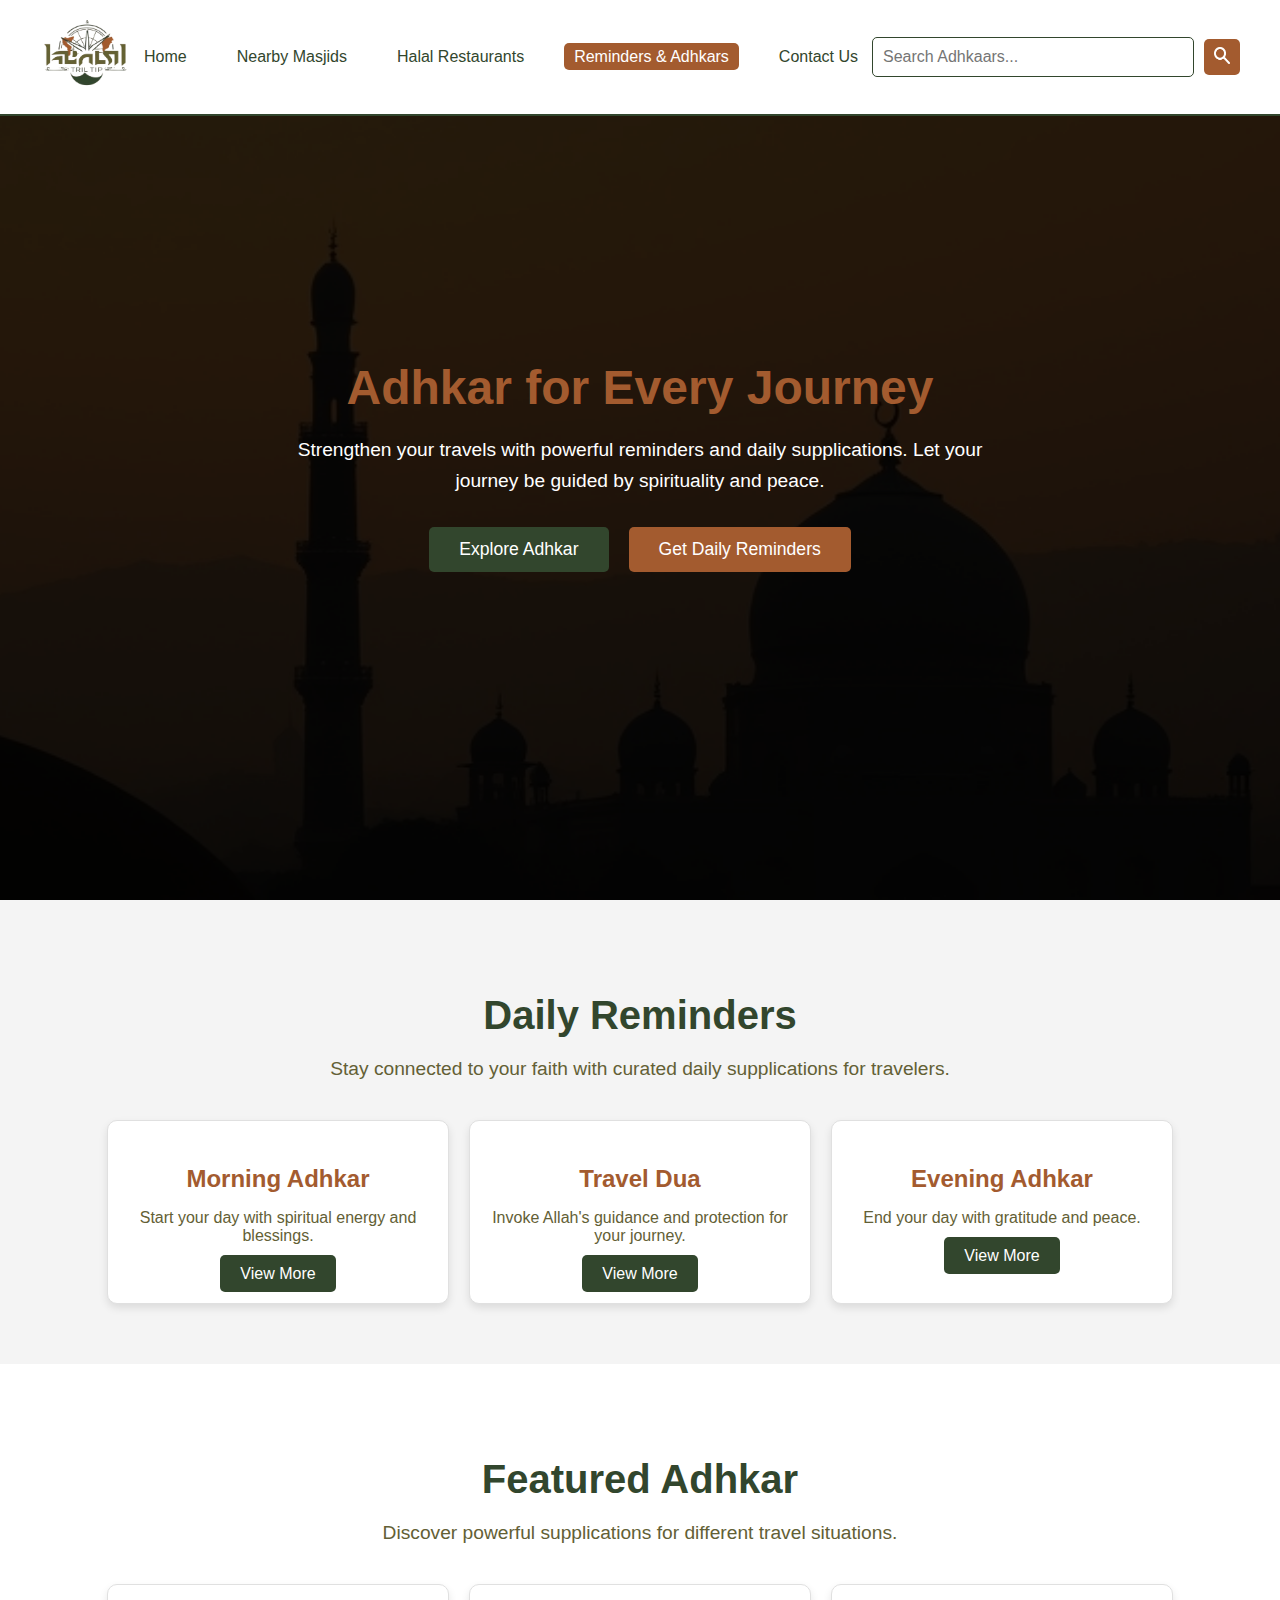
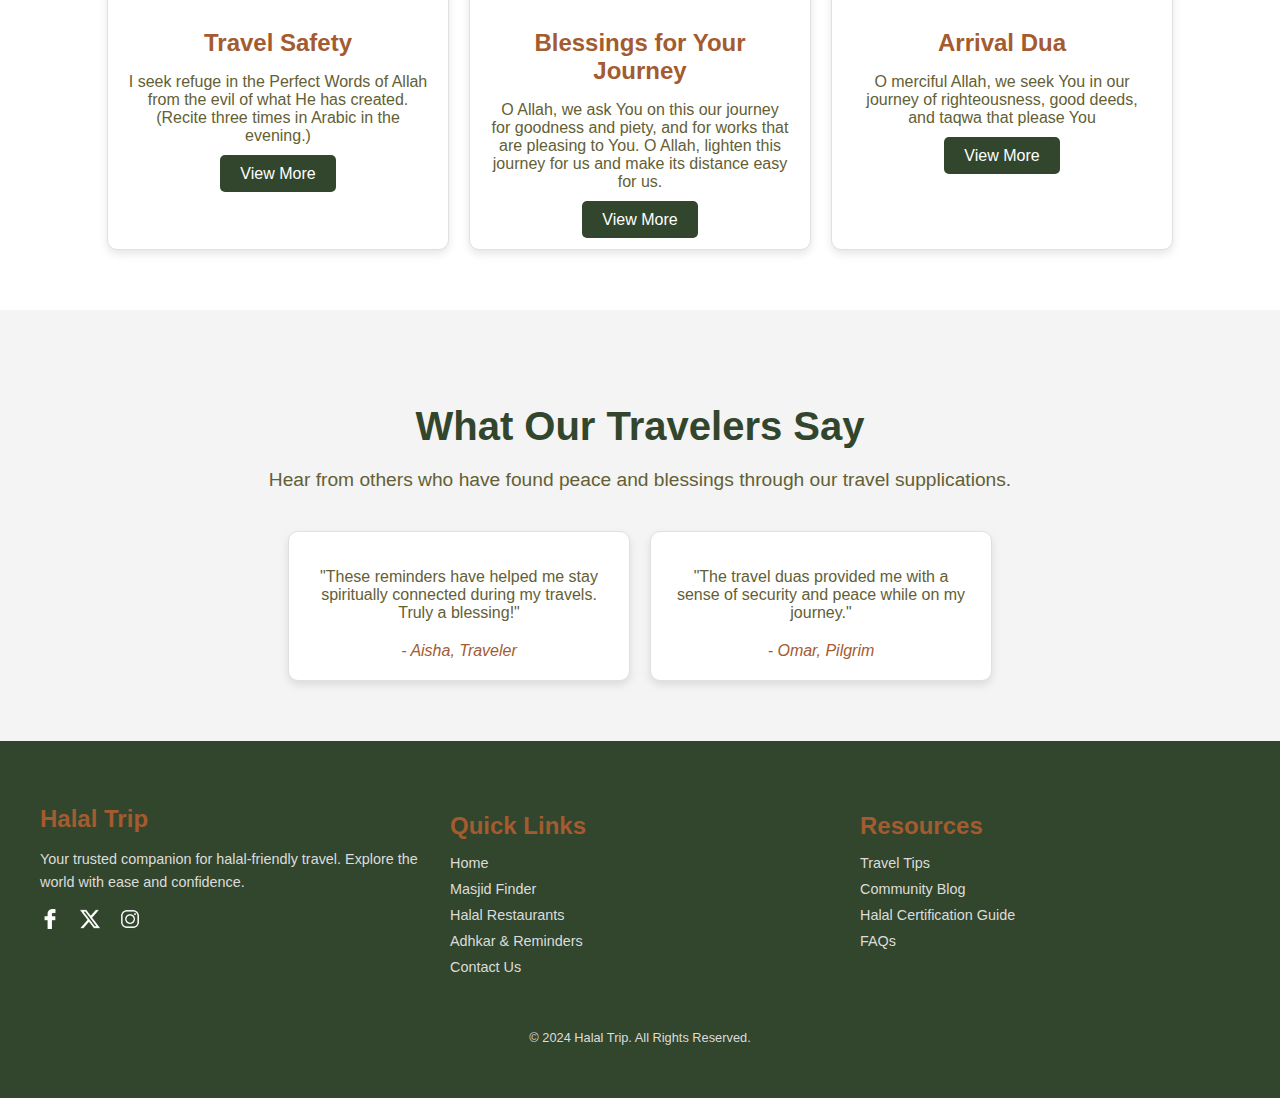
<file: adhkars.html>
<!DOCTYPE html>
<html lang="en">
<head>
    <meta charset="UTF-8">
    <meta name="viewport" content="width=device-width, initial-scale=1.0">
    <title>Halal Trip / Reminders & Adhkars</title>
    <link rel="shortcut icon" href="images/Logo.png">
    <link rel="stylesheet" href="css/adhkars.css">
    <link rel="stylesheet" href="https://cdnjs.cloudflare.com/ajax/libs/font-awesome/5.15.4/css/all.min.css">
    <link rel="stylesheet" href="https://cdnjs.cloudflare.com/ajax/libs/font-awesome/6.0.0-beta3/css/all.min.css">
</head>
<body>

<!--Header Section-->
<header>
  <div class="logo">
    <a href="index.html"><img src="images/Logo.png" alt="Halal Trip Logo" width="90px" height="70px"></a>
  </div>
  <nav>
      <ul>
          <li><a href="index.html">Home</a></li>
          <li><a href="masjid.html">Nearby Masjids</a></li>
          <li><a href="restaurant.html" >Halal Restaurants</a></li>
          <li><a href="adhkars.html" class="active">Reminders & Adhkars</a></li>
          <li><a href="contact.html">Contact Us</a></li>
      </ul>
  </nav>
  <div class="search-bar">
      <input type="text" placeholder="Search Adhkaars...">
      <button><img src="images/search-icon.png" width="16" alt=""></button>
  </div>
</header>
<!-- Hero Section -->
<section class="hero-adhkar">
  <div class="hero-content">
      <h1>Adhkar for Every Journey</h1>
      <p>Strengthen your travels with powerful reminders and daily supplications. Let your journey be guided by spirituality and peace.</p>
      <div class="cta-buttons">
          <a href="#adhkars" class="btn btn-primary">Explore Adhkar</a>
          <a href="#daily-reminders" class="btn btn-secondary">Get Daily Reminders</a>
      </div>
  </div>
</section>

<!-- Daily Reminder Section -->
<section class="daily-reminders" id="daily-reminders">
  <div class="reminders-container">
      <h2>Daily Reminders</h2>
      <p>Stay connected to your faith with curated daily supplications for travelers.</p>
      <div class="reminder-cards">
          <!-- Card 1 -->
          <div class="reminder-card">
              <h3>Morning Adhkar</h3>
              <p>Start your day with spiritual energy and blessings.</p>
              <a href="https://lifewithallah.com/dhikr-dua/main-adhkar/morning/" class="btn btn-primary">View More</a>
          </div>
          <!-- Card 2 -->
          <div class="reminder-card">
              <h3>Travel Dua</h3>
              <p>Invoke Allah's guidance and protection for your journey.</p>
              <a href="https://lifewithallah.com/dhikr-dua/other-adhkar/travel/" class="btn btn-primary">View More</a>
          </div>
          <!-- Card 3 -->
          <div class="reminder-card">
              <h3>Evening Adhkar</h3>
              <p>End your day with gratitude and peace.</p>
              <a href="https://lifewithallah.com/dhikr-dua/main-adhkar/evening/" class="btn btn-primary">View More</a>
          </div>
      </div>
  </div>
</section>

<!-- Featured Adhkar Section -->
<section class="featured-adhkar" id="adhkars">
  <div class="container">
      <h2>Featured Adhkar</h2>
      <p>Discover powerful supplications for different travel situations.</p>
      <div class="adhkar-cards">
          <!-- Featured Card 1 -->
          <div class="adhkar-card">
              <h3>Travel Safety</h3>
              <p>I seek refuge in the Perfect Words of Allah from the evil of what He has created. (Recite three times in Arabic in the evening.)</p>
              <a href="https://duatravels.co.uk/dua-for-travelling/" class="btn btn-primary">View More</a>
          </div>
          <!-- Featured Card 2 -->
          <div class="adhkar-card">
              <h3>Blessings for Your Journey</h3>
              <p>O Allah, we ask You on this our journey for goodness and piety, and for works that are pleasing to You. O Allah, lighten this journey for us and make its distance easy for us.</p>
              <a href="https://imanupdates.com/dua-for-travelling/" class="btn btn-primary">View More</a>
          </div>
          <!-- Featured Card 3 -->
          <div class="adhkar-card">
              <h3>Arrival Dua</h3>
              <p>O merciful Allah, we seek You in our journey of righteousness, good deeds, and taqwa that please You</p>
              <a href="https://www.islamicfinder.org/duas/masnoon/when-returning-from-a-long-journey/#google_vignette" class="btn btn-primary">View More</a>
          </div>
      </div>
  </div>
</section>

<!-- Testimonials Section -->
<section class="testimonials">
  <div class="container">
      <h2>What Our Travelers Say</h2>
      <p>Hear from others who have found peace and blessings through our travel supplications.</p>
      <div class="testimonial-cards">
          <!-- Testimonial 1 -->
          <div class="testimonial-card">
              <p>"These reminders have helped me stay spiritually connected during my travels. Truly a blessing!"</p>
              <span>- Aisha, Traveler</span>
          </div>
          <!-- Testimonial 2 -->
          <div class="testimonial-card">
              <p>"The travel duas provided me with a sense of security and peace while on my journey."</p>
              <span>- Omar, Pilgrim</span>
          </div>
      </div>
  </div>
</section>

<!-- Back to Top Button -->
<button id="back-to-top" title="Go to top">
    <i class="fas fa-arrow-up"></i>
</button>

<!-- Footer Section -->
<footer class="footer">
  <div class="footer-container">
      <!-- About Section -->
      <div class="footer-section about">
          <h3>Halal Trip</h3>
          <p>Your trusted companion for halal-friendly travel. Explore the world with ease and confidence.</p>
          <ul class="social-icons">
              <li><a href="#"><img src="images/fb-logo.png" alt="Facebook"></a></li>
              <li><a href="#"><img src="images/x-icon.png" alt="Twitter"></a></li>
              <li><a href="#"><img src="images/instagram-logo.png" alt="Instagram"></a></li>
          </ul>
      </div>

      <!-- Quick Links -->
      <div class="footer-section links">
          <h4>Quick Links</h4>
          <ul>
              <li><a href="index.html">Home</a></li>
              <li><a href="masjid.html">Masjid Finder</a></li>
              <li><a href="restaurant.html">Halal Restaurants</a></li>
              <li><a href="adhkars.html">Adhkar & Reminders</a></li>
              <li><a href="contact.html">Contact Us</a></li>
          </ul>
      </div>

      <!-- Resources -->
      <div class="footer-section footer-resources">
          <h4>Resources</h4>
          <ul>
              <li><a href="#">Travel Tips</a></li>
              <li><a href="#">Community Blog</a></li>
              <li><a href="#">Halal Certification Guide</a></li>
              <li><a href="#">FAQs</a></li>
          </ul>
      </div>
  </div>

  <div class="footer-bottom">
      <p>&copy; 2024 Halal Trip. All Rights Reserved.</p>
  </div>
</footer>
<script>
    // Get the button
    const backToTopButton = document.getElementById("back-to-top");

    // Show the button when scrolling down 200px from the top
    window.onscroll = function () {
        if (document.body.scrollTop > 200 || document.documentElement.scrollTop > 200) {
            backToTopButton.classList.add("show");
        } else {
            backToTopButton.classList.remove("show");
        }
    };

    // Scroll to the top when the button is clicked
    backToTopButton.addEventListener("click", function () {
        window.scrollTo({
            top: 0,
            behavior: "smooth"  // Smooth scroll
        });
    });
</script>
</body>
</html>
</file>
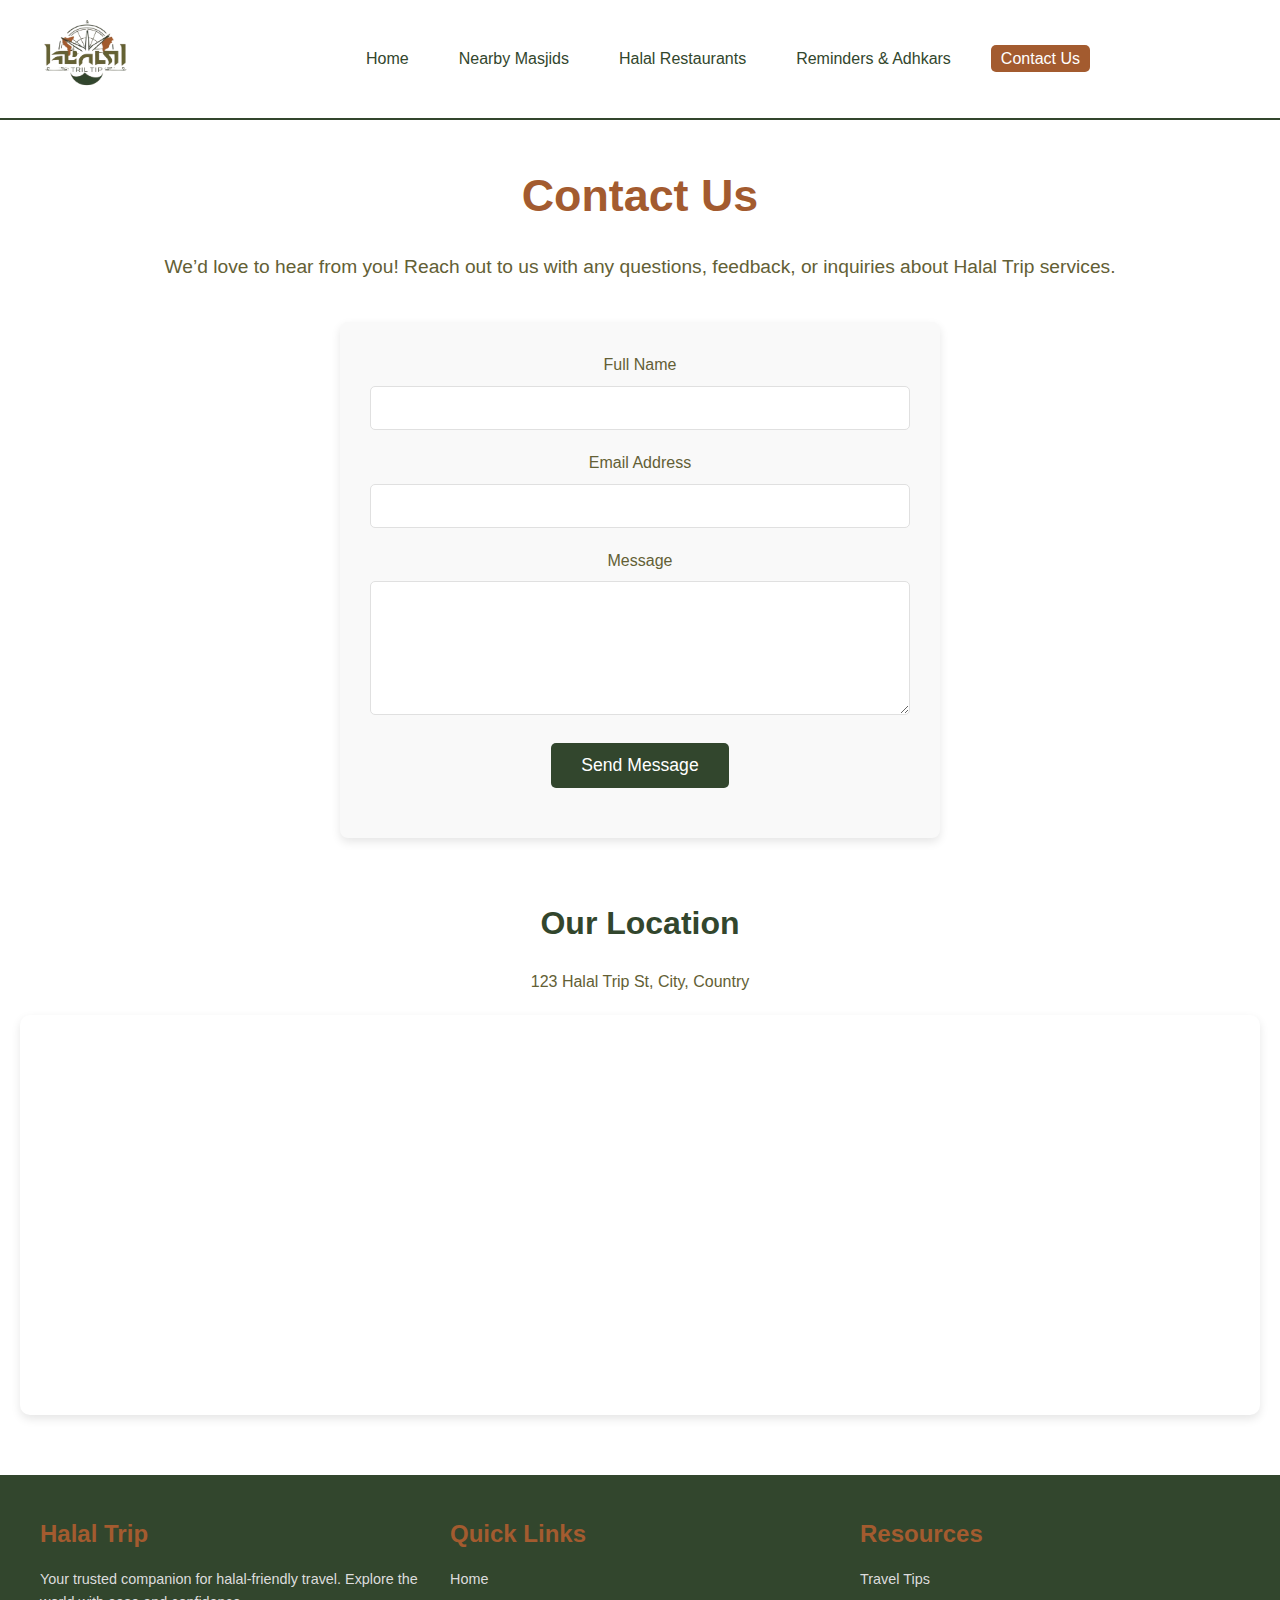
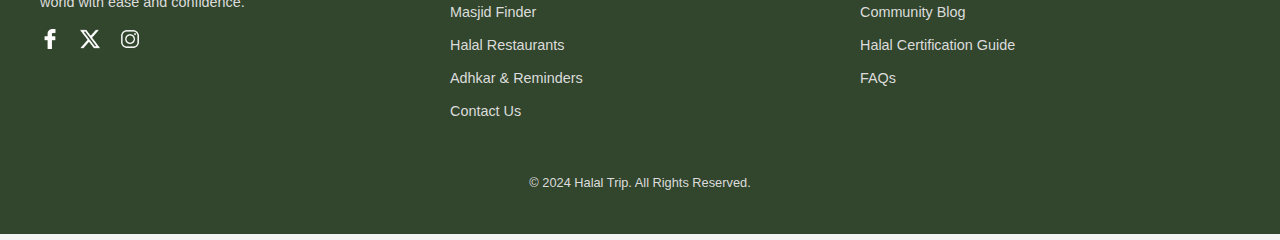
<file: contact.html>
<!DOCTYPE html>
<html lang="en">
<head>
    <meta charset="UTF-8">
    <meta name="viewport" content="width=device-width, initial-scale=1.0">
    <title>Halal Trip / Contact Us</title>
    <link rel="shortcut icon" href="images/Logo.png">
    <link rel="stylesheet" href="css/contact.css">
    <link rel="stylesheet" href="https://cdnjs.cloudflare.com/ajax/libs/font-awesome/5.15.4/css/all.min.css">
    <link rel="stylesheet" href="https://cdnjs.cloudflare.com/ajax/libs/font-awesome/6.0.0-beta3/css/all.min.css">
</head>
<body>
  <!--Header Section-->
<header>
  <div class="logo">
    <a href="index.html"><img src="images/Logo.png" alt="Halal Trip Logo" width="90px" height="70px"></a>
  </div>
  <nav>
      <ul>
          <li><a href="index.html">Home</a></li>
          <li><a href="masjid.html">Nearby Masjids</a></li>
          <li><a href="restaurant.html" >Halal Restaurants</a></li>
          <li><a href="adhkars.html" >Reminders & Adhkars</a></li>
          <li><a href="contact.html" class="active">Contact Us</a></li>
      </ul>
  </nav>
</header>
<!-- Contact Us Section -->
<section class="contact-us">
  <div class="container">
      <h1>Contact Us</h1>
      <p>We’d love to hear from you! Reach out to us with any questions, feedback, or inquiries about Halal Trip services.</p>
      
      <!-- Contact Form -->
      <div class="contact-form">
          <form action="#" method="POST">
              <div class="form-row">
                  <label for="name">Full Name</label>
                  <input type="text" id="name" name="name" required>
              </div>
              <div class="form-row">
                  <label for="email">Email Address</label>
                  <input type="email" id="email" name="email" required>
              </div>
              <div class="form-row">
                  <label for="message">Message</label>
                  <textarea id="message" name="message" rows="6" required></textarea>
              </div>
              <div class="form-row">
                  <button type="submit" class="btn-submit">Send Message</button>
              </div>
          </form>
      </div>

      <!-- Location and Map Section -->
      <div class="contact-info">
          <div class="address">
              <h2>Our Location</h2>
              <p>123 Halal Trip St, City, Country</p>
              <div class="map-container">
                  <!-- Replace with actual map code or iframe -->
                  <iframe src="https://www.google.com/maps/embed?pb=..." width="100%" height="400" style="border:0;" allowfullscreen="" loading="lazy"></iframe>
              </div>
          </div>
      </div>
  </div>
</section>

<!-- Back to Top Button -->
<button id="back-to-top" title="Go to top">
    <i class="fas fa-arrow-up"></i>
</button>

<!--Footer Section-->
<footer class="footer">
  <div class="footer-container">
      <!-- About Section -->
      <div class="footer-section about">
          <h3>Halal Trip</h3>
          <p>Your trusted companion for halal-friendly travel. Explore the world with ease and confidence.</p>
          <ul class="social-icons">
              <li><a href="#"><img src="images/fb-logo.png" alt="Facebook"></a></li>
              <li><a href="#"><img src="images/x-icon.png" alt="Twitter"></a></li>
              <li><a href="#"><img src="images/instagram-logo.png" alt="Instagram"></a></li>
          </ul>
      </div>

      <!-- Quick Links -->
      <div class="footer-section links">
          <h4>Quick Links</h4>
          <ul>
            <li><a href="index.html">Home</a></li>
            <li><a href="masjid.html">Masjid Finder</a></li>
            <li><a href="restaurant.html">Halal Restaurants</a></li>
            <li><a href="adhkars.html">Adhkar & Reminders</a></li>
            <li><a href="contact.html">Contact Us</a></li>
          </ul>
      </div>

      <!-- Resources -->
      <div class="footer-section footer-resources">
          <h4>Resources</h4>
          <ul>
              <li><a href="#">Travel Tips</a></li>
              <li><a href="#">Community Blog</a></li>
              <li><a href="#">Halal Certification Guide</a></li>
              <li><a href="#">FAQs</a></li>
          </ul>
      </div>
  </div>

  <div class="footer-bottom">
      <p>&copy; 2024 Halal Trip. All Rights Reserved.</p>
  </div>
</footer>

<script>
    // Get the button
    const backToTopButton = document.getElementById("back-to-top");

    // Show the button when scrolling down 200px from the top
    window.onscroll = function () {
        if (document.body.scrollTop > 200 || document.documentElement.scrollTop > 200) {
            backToTopButton.classList.add("show");
        } else {
            backToTopButton.classList.remove("show");
        }
    };

    // Scroll to the top when the button is clicked
    backToTopButton.addEventListener("click", function () {
        window.scrollTo({
            top: 0,
            behavior: "smooth"  // Smooth scroll
        });
    });
</script>
</body>
</html>
</file>
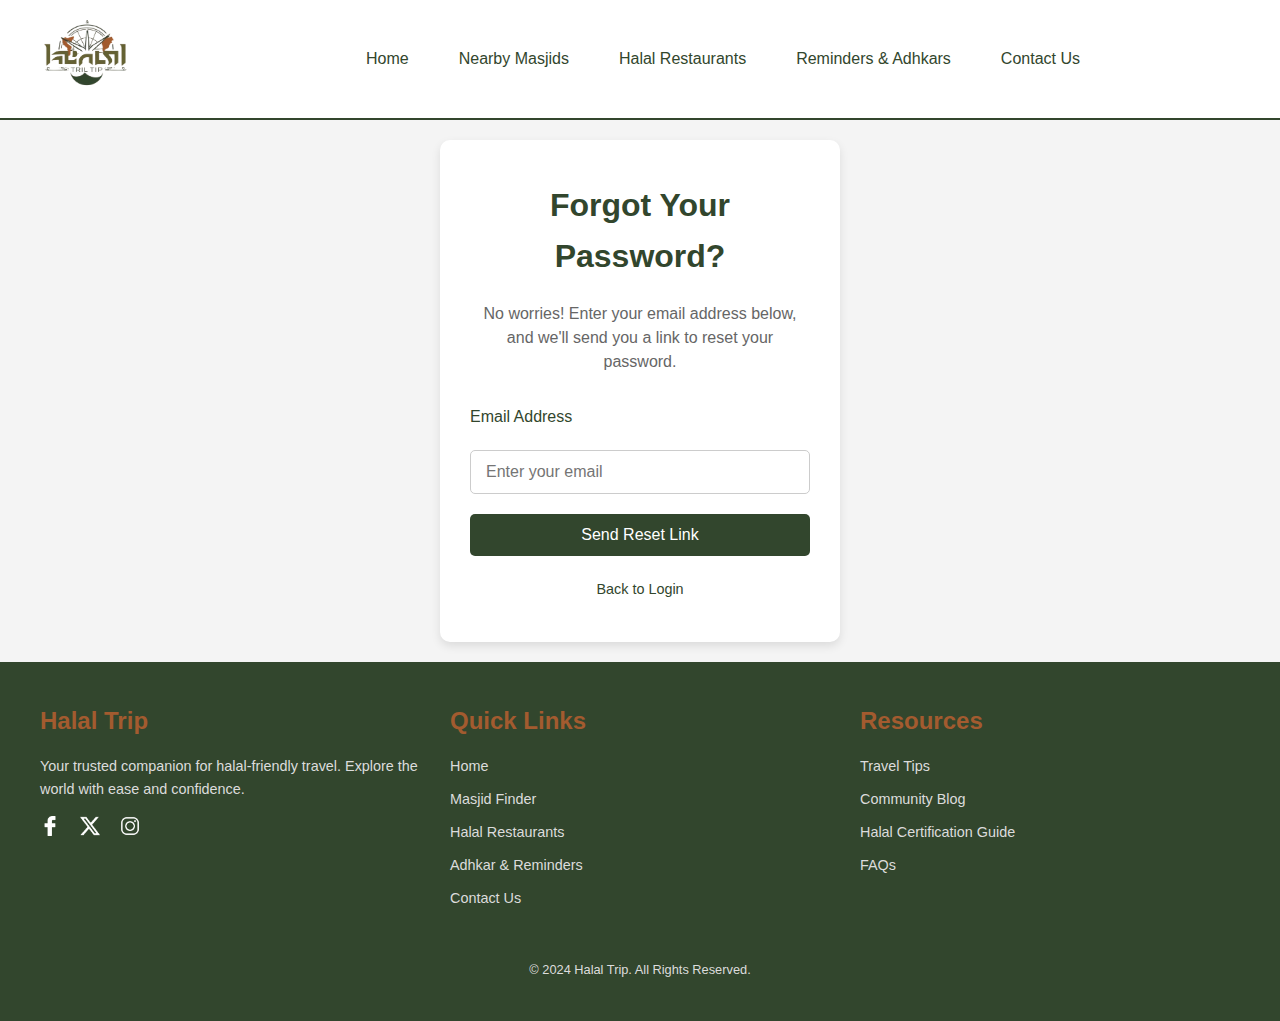
<file: forgot.html>
<!DOCTYPE html>
<html lang="en">
<head>
    <meta charset="UTF-8">
    <meta name="viewport" content="width=device-width, initial-scale=1.0">
    <title>Halal Trip / Forgot Password?</title>
    <link rel="shortcut icon" href="images/Logo.png">
    <link rel="stylesheet" href="css/forgot.css">
    <link rel="stylesheet" href="https://cdnjs.cloudflare.com/ajax/libs/font-awesome/5.15.4/css/all.min.css">
    <link rel="stylesheet" href="https://cdnjs.cloudflare.com/ajax/libs/font-awesome/6.0.0-beta3/css/all.min.css">
</head>
<body>
  <!--Header Section-->
<header>
  <div class="logo">
    <a href="index.html"><img src="images/Logo.png" alt="Halal Trip Logo" width="90px" height="70px"></a>
  </div>
  <nav>
      <ul>
          <li><a href="index.html">Home</a></li>
          <li><a href="masjid.html">Nearby Masjids</a></li>
          <li><a href="restaurant.html" >Halal Restaurants</a></li>
          <li><a href="adhkars.html" >Reminders & Adhkars</a></li>
          <li><a href="contact.html" >Contact Us</a></li>
      </ul>
  </nav>
</header>
<!---Forgot Password? Section-->
<section class="forgot-password-section">
  <div class="forgot-password-container">
      <h1>Forgot Your Password?</h1>
      <p>No worries! Enter your email address below, and we'll send you a link to reset your password.</p>
      <form class="forgot-password-form">
          <label for="email">Email Address</label>
          <input type="email" id="email" name="email" placeholder="Enter your email" required>
          <button type="submit" class="btn btn-primary">Send Reset Link</button>
      </form>
      <div class="back-to-login">
          <a href="login.html">Back to Login</a>
      </div>
  </div>
</section>
<!-- Back to Top Button -->
<button id="back-to-top" title="Go to top">
    <i class="fas fa-arrow-up"></i>
</button>

<!--Footer Section-->
<footer class="footer">
  <div class="footer-container">
      <!-- About Section -->
      <div class="footer-section about">
          <h3>Halal Trip</h3>
          <p>Your trusted companion for halal-friendly travel. Explore the world with ease and confidence.</p>
          <ul class="social-icons">
              <li><a href="#"><img src="images/fb-logo.png" alt="Facebook"></a></li>
              <li><a href="#"><img src="images/x-icon.png" alt="Twitter"></a></li>
              <li><a href="#"><img src="images/instagram-logo.png" alt="Instagram"></a></li>
          </ul>
      </div>

      <!-- Quick Links -->
      <div class="footer-section links">
          <h4>Quick Links</h4>
          <ul>
            <li><a href="index.html">Home</a></li>
            <li><a href="masjid.html">Masjid Finder</a></li>
            <li><a href="restaurant.html">Halal Restaurants</a></li>
            <li><a href="adhkars.html">Adhkar & Reminders</a></li>
            <li><a href="contact.html">Contact Us</a></li>
          </ul>
      </div>

      <!-- Resources -->
      <div class="footer-section footer-resources">
          <h4>Resources</h4>
          <ul>
              <li><a href="#">Travel Tips</a></li>
              <li><a href="#">Community Blog</a></li>
              <li><a href="#">Halal Certification Guide</a></li>
              <li><a href="#">FAQs</a></li>
          </ul>
      </div>
  </div>

  <div class="footer-bottom">
      <p>&copy; 2024 Halal Trip. All Rights Reserved.</p>
  </div>
</footer>

<script>
    // Get the button
    const backToTopButton = document.getElementById("back-to-top");

    // Show the button when scrolling down 200px from the top
    window.onscroll = function () {
        if (document.body.scrollTop > 200 || document.documentElement.scrollTop > 200) {
            backToTopButton.classList.add("show");
        } else {
            backToTopButton.classList.remove("show");
        }
    };

    // Scroll to the top when the button is clicked
    backToTopButton.addEventListener("click", function () {
        window.scrollTo({
            top: 0,
            behavior: "smooth"  // Smooth scroll
        });
    });
</script>
</body>
</html>
</file>
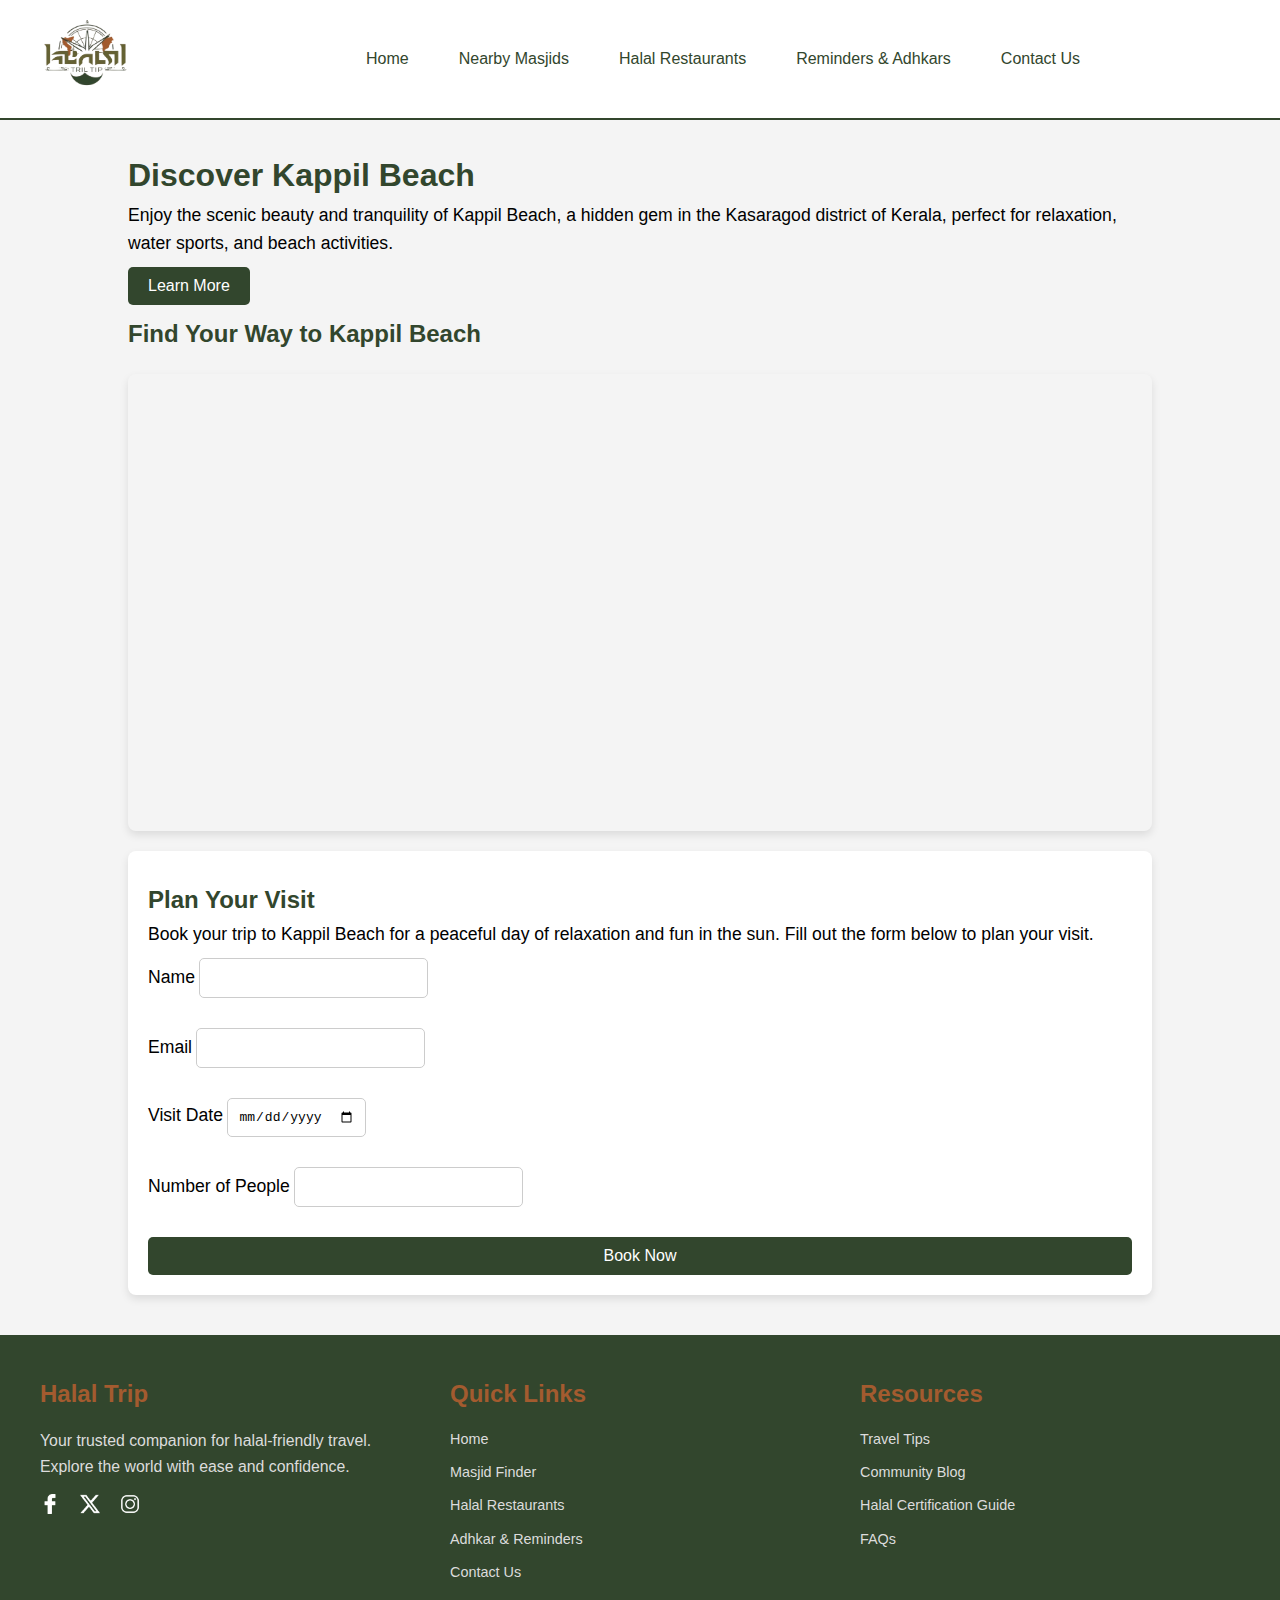
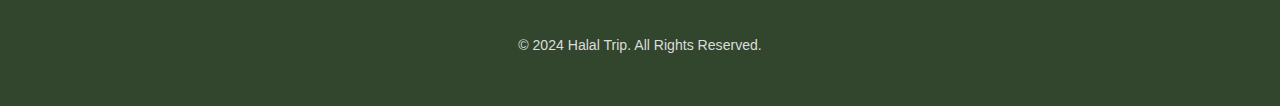
<file: kappil.html>
<!DOCTYPE html>
<html lang="en">
<head>
  <meta charset="UTF-8">
  <meta name="viewport" content="width=device-width, initial-scale=1.0">
  <title>Halal Trip / Kappil Beach</title>
  <link rel="shortcut icon" href="images/Logo.png">
  <link rel="stylesheet" href="css/kappil.css">
  <script src="https://code.jquery.com/jquery-3.6.0.min.js"></script>
</head>
<body>

  <!-- Header Section (reuse from previous pages) -->
  <header>
    <div class="logo">
      <a href="index.html"><img src="images/Logo.png" alt="Halal Trip Logo" width="90px" height="70px"></a>
    </div>
    <nav>
        <ul>
            <li><a href="index.html">Home</a></li>
            <li><a href="masjid.html">Nearby Masjids</a></li>
            <li><a href="restaurant.html">Halal Restaurants</a></li>
            <li><a href="adhkars.html">Reminders & Adhkars</a></li>
            <li><a href="contact.html">Contact Us</a></li>
        </ul>
    </nav>
  </header>

  <!-- Main Content Section -->
  <section class="destination-details">
    <div class="container">
      <h1>Discover Kappil Beach</h1>
      <p>Enjoy the scenic beauty and tranquility of Kappil Beach, a hidden gem in the Kasaragod district of Kerala, perfect for relaxation, water sports, and beach activities.</p>

      <!-- Button to Open Modal -->
      <button id="openModalBtn" class="btn">Learn More</button>

      <!-- Popup/Modal Section -->
      <div id="modal" class="modal">
        <div class="modal-content">
          <span class="close-btn">&times;</span>
          <h2>Kappil Beach - Overview</h2>
          <p>Kappil Beach, located in the Kasaragod district of Kerala, is an ideal place for beach lovers. The pristine coastline, lush greenery, and serene surroundings make it a perfect destination for family outings, beach walks, and photography.</p>
          <img src="images/kappil.jpg" alt="Kappil Beach" class="modal-img">
        </div>
      </div>

      <!-- Interactive Map Section -->
      <h2>Find Your Way to Kappil Beach</h2>
      <div class="map-container">
        <iframe src="https://www.google.com/maps/embed?pb=!1m18!1m12!1m3!1d3898.5129731469477!2d75.1122164788987!3d12.458176117702177!2m3!1f0!2f0!3f0!3m2!1i1024!2i768!4f13.1!3m3!1m2!1s0x3ba479f3b85058e7%3A0x9a7423b9877e5b5d!2sKappil%20Beach!5e0!3m2!1sen!2sin!4v1734364691635!5m2!1sen!2sin" width="100%" height="450" style="border:0;" allowfullscreen="" loading="lazy" referrerpolicy="no-referrer-when-downgrade"></iframe>
      </div>

      <!-- Booking & Planning Section -->
      <section class="booking-section">
        <h2>Plan Your Visit</h2>
        <p>Book your trip to Kappil Beach for a peaceful day of relaxation and fun in the sun. Fill out the form below to plan your visit.</p>
        <form id="booking-form">
          <div class="form-group">
            <label for="name">Name</label>
            <input type="text" id="name" name="name" required>
          </div>
          <div class="form-group">
            <label for="email">Email</label>
            <input type="email" id="email" name="email" required>
          </div>
          <div class="form-group">
            <label for="date">Visit Date</label>
            <input type="date" id="date" name="date" required>
          </div>
          <div class="form-group">
            <label for="number-of-people">Number of People</label>
            <input type="number" id="number-of-people" name="number-of-people" required>
          </div>
          <button type="submit" class="btn">Book Now</button>
        </form>
      </section>
    </div>
  </section>

  <!-- Footer Section (reuse from previous pages) -->
  <footer class="footer">
    <div class="footer-container">
        <div class="footer-section about">
            <h3>Halal Trip</h3>
            <p>Your trusted companion for halal-friendly travel. Explore the world with ease and confidence.</p>
            <ul class="social-icons">
                <li><a href="#"><img src="images/fb-logo.png" alt="Facebook"></a></li>
                <li><a href="#"><img src="images/x-icon.png" alt="Twitter"></a></li>
                <li><a href="#"><img src="images/instagram-logo.png" alt="Instagram"></a></li>
            </ul>
        </div>

        <div class="footer-section links">
            <h4>Quick Links</h4>
            <ul>
                <li><a href="index.html">Home</a></li>
                <li><a href="masjid.html">Masjid Finder</a></li>
                <li><a href="restaurant.html">Halal Restaurants</a></li>
                <li><a href="adhkars.html">Adhkar & Reminders</a></li>
                <li><a href="contact.html">Contact Us</a></li>
            </ul>
        </div>

        <div class="footer-section footer-resources">
            <h4>Resources</h4>
            <ul>
                <li><a href="#">Travel Tips</a></li>
                <li><a href="#">Community Blog</a></li>
                <li><a href="#">Halal Certification Guide</a></li>
                <li><a href="#">FAQs</a></li>
            </ul>
        </div>
    </div>

    <div class="footer-bottom">
        <p>&copy; 2024 Halal Trip. All Rights Reserved.</p>
    </div>
  </footer>

  <script>
    // Modal functionality
    const modal = document.getElementById("modal");
    const openModalBtn = document.getElementById("openModalBtn");
    const closeModalBtn = document.getElementsByClassName("close-btn")[0];

    // Open the modal
    openModalBtn.onclick = function() {
      modal.style.display = "block";
    }

    // Close the modal
    closeModalBtn.onclick = function() {
      modal.style.display = "none";
    }

    // Close the modal if the user clicks outside of the modal content
    window.onclick = function(event) {
      if (event.target === modal) {
        modal.style.display = "none";
      }
    }

    // Booking form submission
    document.getElementById("booking-form").addEventListener("submit", function(event) {
      event.preventDefault();
      alert("Booking request submitted successfully!");
    });
  </script>
</body>
</html>
</file>
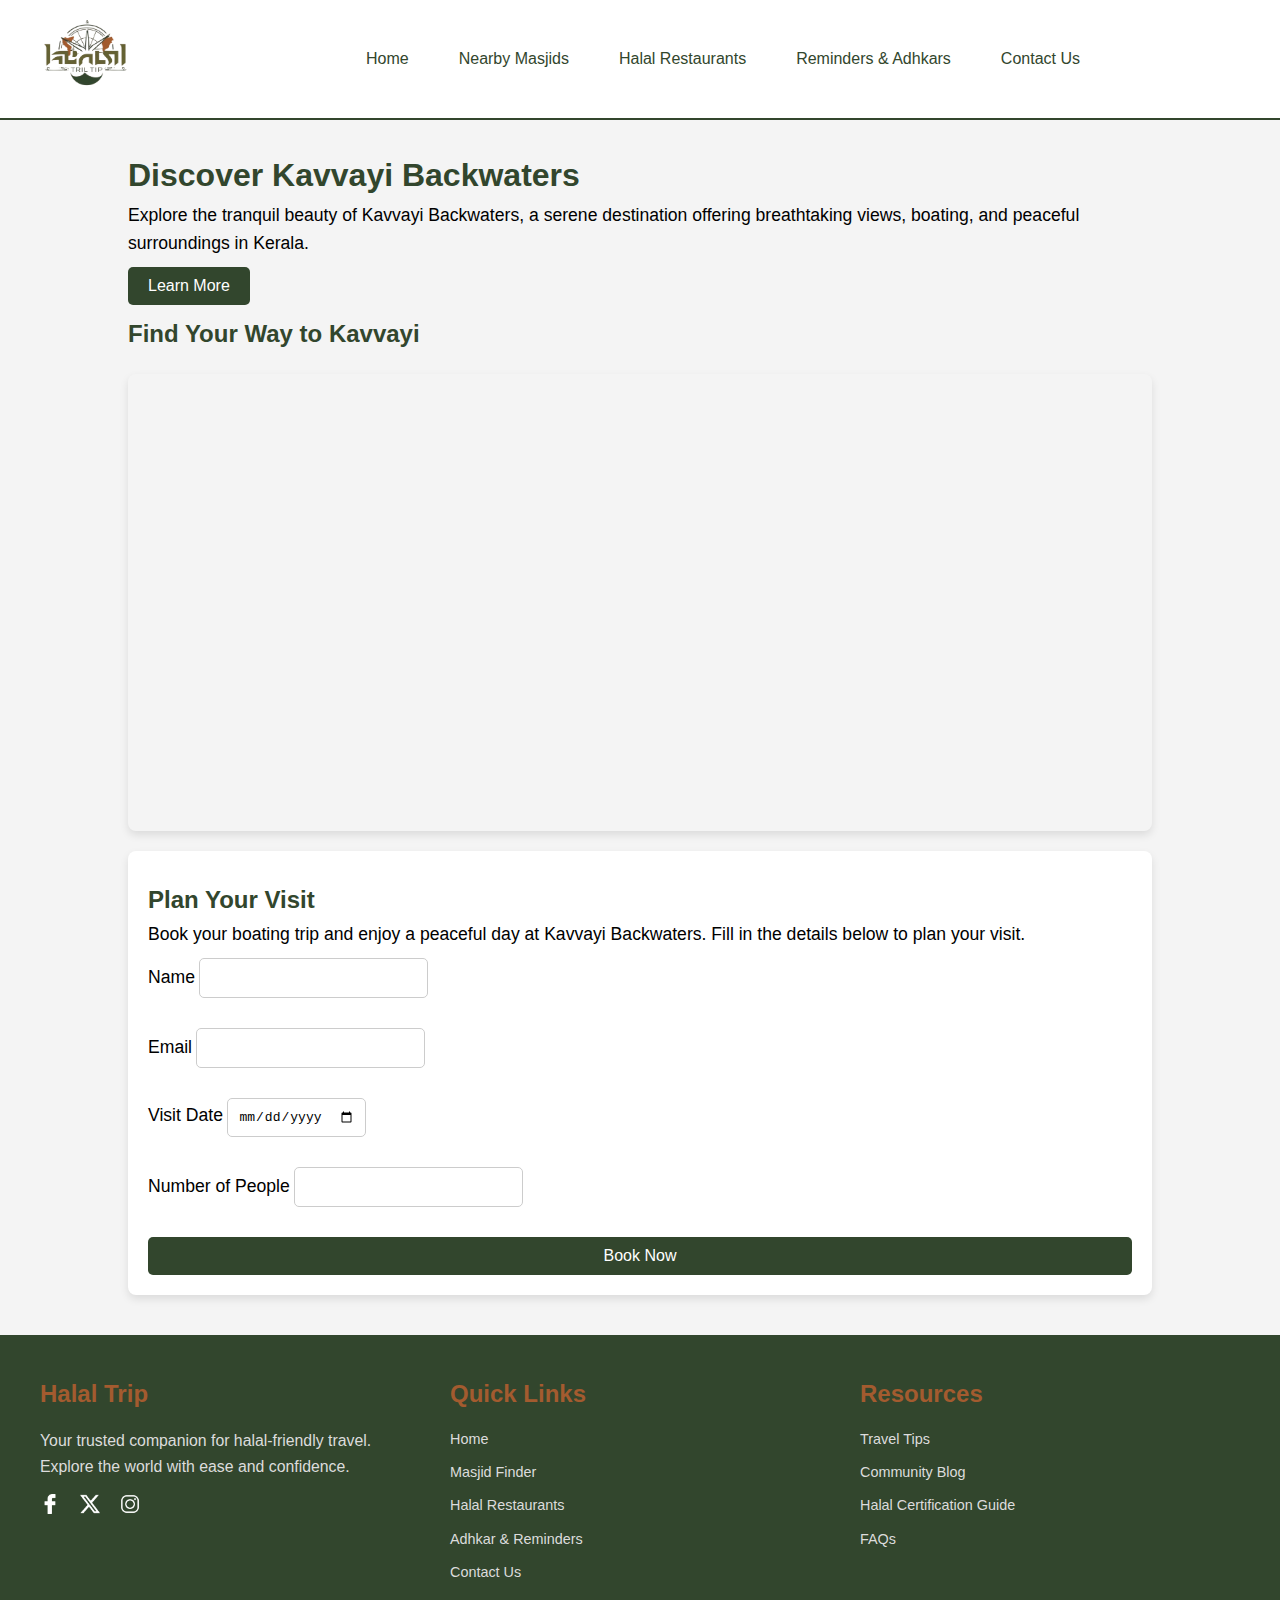
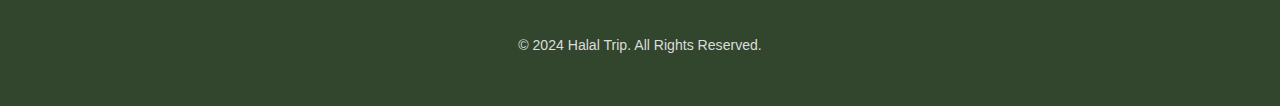
<file: kavvayi.html>
<!DOCTYPE html>
<html lang="en">
<head>
  <meta charset="UTF-8">
  <meta name="viewport" content="width=device-width, initial-scale=1.0">
  <title>Halal Trip / Kavvayi Backwaters</title>
  <link rel="shortcut icon" href="images/Logo.png">
  <link rel="stylesheet" href="css/kavvayi.css">
  <script src="https://code.jquery.com/jquery-3.6.0.min.js"></script>
</head>
<body>

  <!-- Header Section (reuse from Bekal Fort) -->
  <header>
    <div class="logo">
      <a href="index.html"><img src="images/Logo.png" alt="Halal Trip Logo" width="90px" height="70px"></a>
    </div>
    <nav>
        <ul>
            <li><a href="index.html">Home</a></li>
            <li><a href="masjid.html">Nearby Masjids</a></li>
            <li><a href="restaurant.html">Halal Restaurants</a></li>
            <li><a href="adhkars.html">Reminders & Adhkars</a></li>
            <li><a href="contact.html">Contact Us</a></li>
        </ul>
    </nav>
  </header>

  <!-- Main Content Section -->
  <section class="destination-details">
    <div class="container">
      <h1>Discover Kavvayi Backwaters</h1>
      <p>Explore the tranquil beauty of Kavvayi Backwaters, a serene destination offering breathtaking views, boating, and peaceful surroundings in Kerala.</p>

      <!-- Button to Open Modal -->
      <button id="openModalBtn" class="btn">Learn More</button>

      <!-- Popup/Modal Section -->
      <div id="modal" class="modal">
        <div class="modal-content">
          <span class="close-btn">&times;</span>
          <h2>Kavvayi Backwaters - Overview</h2>
          <p>Kavvayi Backwaters, located in the Kasaragod district of Kerala, is a hidden gem known for its scenic beauty and tranquility. It is the perfect spot for boating, bird watching, and immersing yourself in nature.</p>
          <img src="images/Kavvayi-Backwaters-Payyanur-.png" alt="Kavvayi Backwaters" class="modal-img">
        </div>
      </div>

      <!-- Interactive Map Section -->
      <h2>Find Your Way to Kavvayi</h2>
      <div class="map-container">
        <iframe src="https://www.google.com/maps/embed?pb=!1m18!1m12!1m3!1d3897.5488931181777!2d75.06943657645959!3d12.529189748350216!2m3!1f0!2f0!3f0!3m2!1i1024!2i768!4f13.1!3m3!1m2!1s0x3ba47915b00059d5%3A0xa65e315ca438c27a!2sKavvayi%20Backwaters!5e0!3m2!1sen!2sin!4v1734364567863!5m2!1sen!2sin" width="100%" height="450" style="border:0;" allowfullscreen="" loading="lazy" referrerpolicy="no-referrer-when-downgrade"></iframe>
      </div>

      <!-- Booking & Planning Section -->
      <section class="booking-section">
        <h2>Plan Your Visit</h2>
        <p>Book your boating trip and enjoy a peaceful day at Kavvayi Backwaters. Fill in the details below to plan your visit.</p>
        <form id="booking-form">
          <div class="form-group">
            <label for="name">Name</label>
            <input type="text" id="name" name="name" required>
          </div>
          <div class="form-group">
            <label for="email">Email</label>
            <input type="email" id="email" name="email" required>
          </div>
          <div class="form-group">
            <label for="date">Visit Date</label>
            <input type="date" id="date" name="date" required>
          </div>
          <div class="form-group">
            <label for="number-of-people">Number of People</label>
            <input type="number" id="number-of-people" name="number-of-people" required>
          </div>
          <button type="submit" class="btn">Book Now</button>
        </form>
      </section>
    </div>
  </section>

  <!-- Footer Section (reuse from Bekal Fort) -->
  <footer class="footer">
    <div class="footer-container">
        <div class="footer-section about">
            <h3>Halal Trip</h3>
            <p>Your trusted companion for halal-friendly travel. Explore the world with ease and confidence.</p>
            <ul class="social-icons">
                <li><a href="#"><img src="images/fb-logo.png" alt="Facebook"></a></li>
                <li><a href="#"><img src="images/x-icon.png" alt="Twitter"></a></li>
                <li><a href="#"><img src="images/instagram-logo.png" alt="Instagram"></a></li>
            </ul>
        </div>

        <div class="footer-section links">
            <h4>Quick Links</h4>
            <ul>
                <li><a href="index.html">Home</a></li>
                <li><a href="masjid.html">Masjid Finder</a></li>
                <li><a href="restaurant.html">Halal Restaurants</a></li>
                <li><a href="adhkars.html">Adhkar & Reminders</a></li>
                <li><a href="contact.html">Contact Us</a></li>
            </ul>
        </div>

        <div class="footer-section footer-resources">
            <h4>Resources</h4>
            <ul>
                <li><a href="#">Travel Tips</a></li>
                <li><a href="#">Community Blog</a></li>
                <li><a href="#">Halal Certification Guide</a></li>
                <li><a href="#">FAQs</a></li>
            </ul>
        </div>
    </div>

    <div class="footer-bottom">
        <p>&copy; 2024 Halal Trip. All Rights Reserved.</p>
    </div>
  </footer>

  <script>
    // Modal functionality
    const modal = document.getElementById("modal");
    const openModalBtn = document.getElementById("openModalBtn");
    const closeModalBtn = document.getElementsByClassName("close-btn")[0];

    // Open the modal
    openModalBtn.onclick = function() {
      modal.style.display = "block";
    }

    // Close the modal
    closeModalBtn.onclick = function() {
      modal.style.display = "none";
    }

    // Close the modal if the user clicks outside of the modal content
    window.onclick = function(event) {
      if (event.target === modal) {
        modal.style.display = "none";
      }
    }

    // Booking form submission
    document.getElementById("booking-form").addEventListener("submit", function(event) {
      event.preventDefault();
      alert("Booking request submitted successfully!");
    });
  </script>
</body>
</html>
</file>
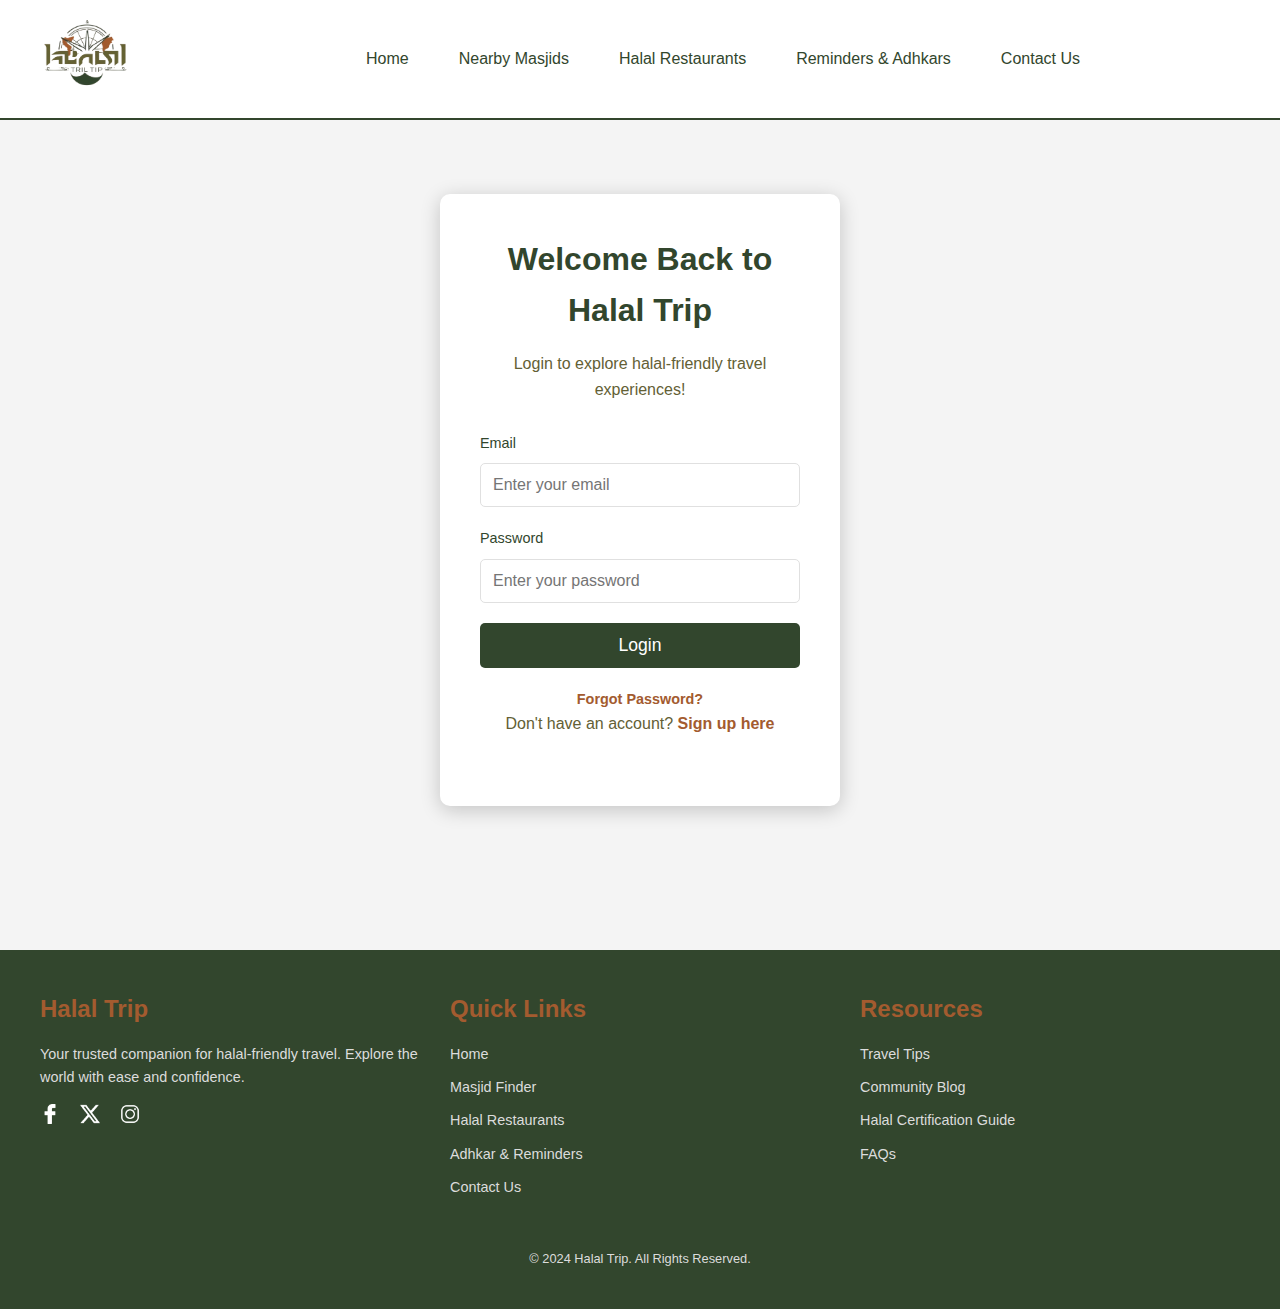
<file: login.html>
<!DOCTYPE html>
<html lang="en">
<head>
    <meta charset="UTF-8">
    <meta name="viewport" content="width=device-width, initial-scale=1.0">
    <title>Halal Trip / Login</title>
    <link rel="shortcut icon" href="images/Logo.png">
    <link rel="stylesheet" href="css/login.css">
    <link rel="stylesheet" href="https://cdnjs.cloudflare.com/ajax/libs/font-awesome/5.15.4/css/all.min.css">
    <link rel="stylesheet" href="https://cdnjs.cloudflare.com/ajax/libs/font-awesome/6.0.0-beta3/css/all.min.css">
</head>
<body>
  <!--Header Section-->
<header>
  <div class="logo">
    <a href="index.html"><img src="images/Logo.png" alt="Halal Trip Logo" width="90px" height="70px"></a>
  </div>
  <nav>
      <ul>
          <li><a href="index.html">Home</a></li>
          <li><a href="masjid.html">Nearby Masjids</a></li>
          <li><a href="restaurant.html" >Halal Restaurants</a></li>
          <li><a href="adhkars.html" >Reminders & Adhkars</a></li>
          <li><a href="contact.html" >Contact Us</a></li>
      </ul>
  </nav>
</header>
<!-- Main container for login/sign-up -->
<!-- Login Section -->
<section class="login-container">
    <div class="login-box">
        <h2>Welcome Back to Halal Trip</h2>
        <p>Login to explore halal-friendly travel experiences!</p>
        <form action="#" method="POST" class="login-form">
            <!-- Email -->
            <div class="form-group">
                <label for="email">Email</label>
                <input type="email" id="email" name="email" placeholder="Enter your email" required>
            </div>
            <!-- Password -->
            <div class="form-group">
                <label for="password">Password</label>
                <input type="password" id="password" name="password" placeholder="Enter your password" required>
            </div>
            <!-- Submit Button -->
            <button type="submit" class="btn-submit">Login</button>
        </form>
        <div class="login-links">
            <a href="forgot.html">Forgot Password?</a>
            <p>Don't have an account? <a href="signup.html">Sign up here</a></p>
        </div>
    </div>
</section>
<!-- Back to Top Button -->
<button id="back-to-top" title="Go to top">
    <i class="fas fa-arrow-up"></i>
</button>

<!--Footer Section-->
<footer class="footer">
  <div class="footer-container">
      <!-- About Section -->
      <div class="footer-section about">
          <h3>Halal Trip</h3>
          <p>Your trusted companion for halal-friendly travel. Explore the world with ease and confidence.</p>
          <ul class="social-icons">
              <li><a href="#"><img src="images/fb-logo.png" alt="Facebook"></a></li>
              <li><a href="#"><img src="images/x-icon.png" alt="Twitter"></a></li>
              <li><a href="#"><img src="images/instagram-logo.png" alt="Instagram"></a></li>
          </ul>
      </div>

      <!-- Quick Links -->
      <div class="footer-section links">
          <h4>Quick Links</h4>
          <ul>
            <li><a href="index.html">Home</a></li>
            <li><a href="masjid.html">Masjid Finder</a></li>
            <li><a href="restaurant.html">Halal Restaurants</a></li>
            <li><a href="adhkars.html">Adhkar & Reminders</a></li>
            <li><a href="contact.html">Contact Us</a></li>
          </ul>
      </div>

      <!-- Resources -->
      <div class="footer-section footer-resources">
          <h4>Resources</h4>
          <ul>
              <li><a href="#">Travel Tips</a></li>
              <li><a href="#">Community Blog</a></li>
              <li><a href="#">Halal Certification Guide</a></li>
              <li><a href="#">FAQs</a></li>
          </ul>
      </div>
  </div>

  <div class="footer-bottom">
      <p>&copy; 2024 Halal Trip. All Rights Reserved.</p>
  </div>
</footer>

<script>
    // Get the button
    const backToTopButton = document.getElementById("back-to-top");

    // Show the button when scrolling down 200px from the top
    window.onscroll = function () {
        if (document.body.scrollTop > 200 || document.documentElement.scrollTop > 200) {
            backToTopButton.classList.add("show");
        } else {
            backToTopButton.classList.remove("show");
        }
    };

    // Scroll to the top when the button is clicked
    backToTopButton.addEventListener("click", function () {
        window.scrollTo({
            top: 0,
            behavior: "smooth"  // Smooth scroll
        });
    });
</script>
</body>
</html>
</file>
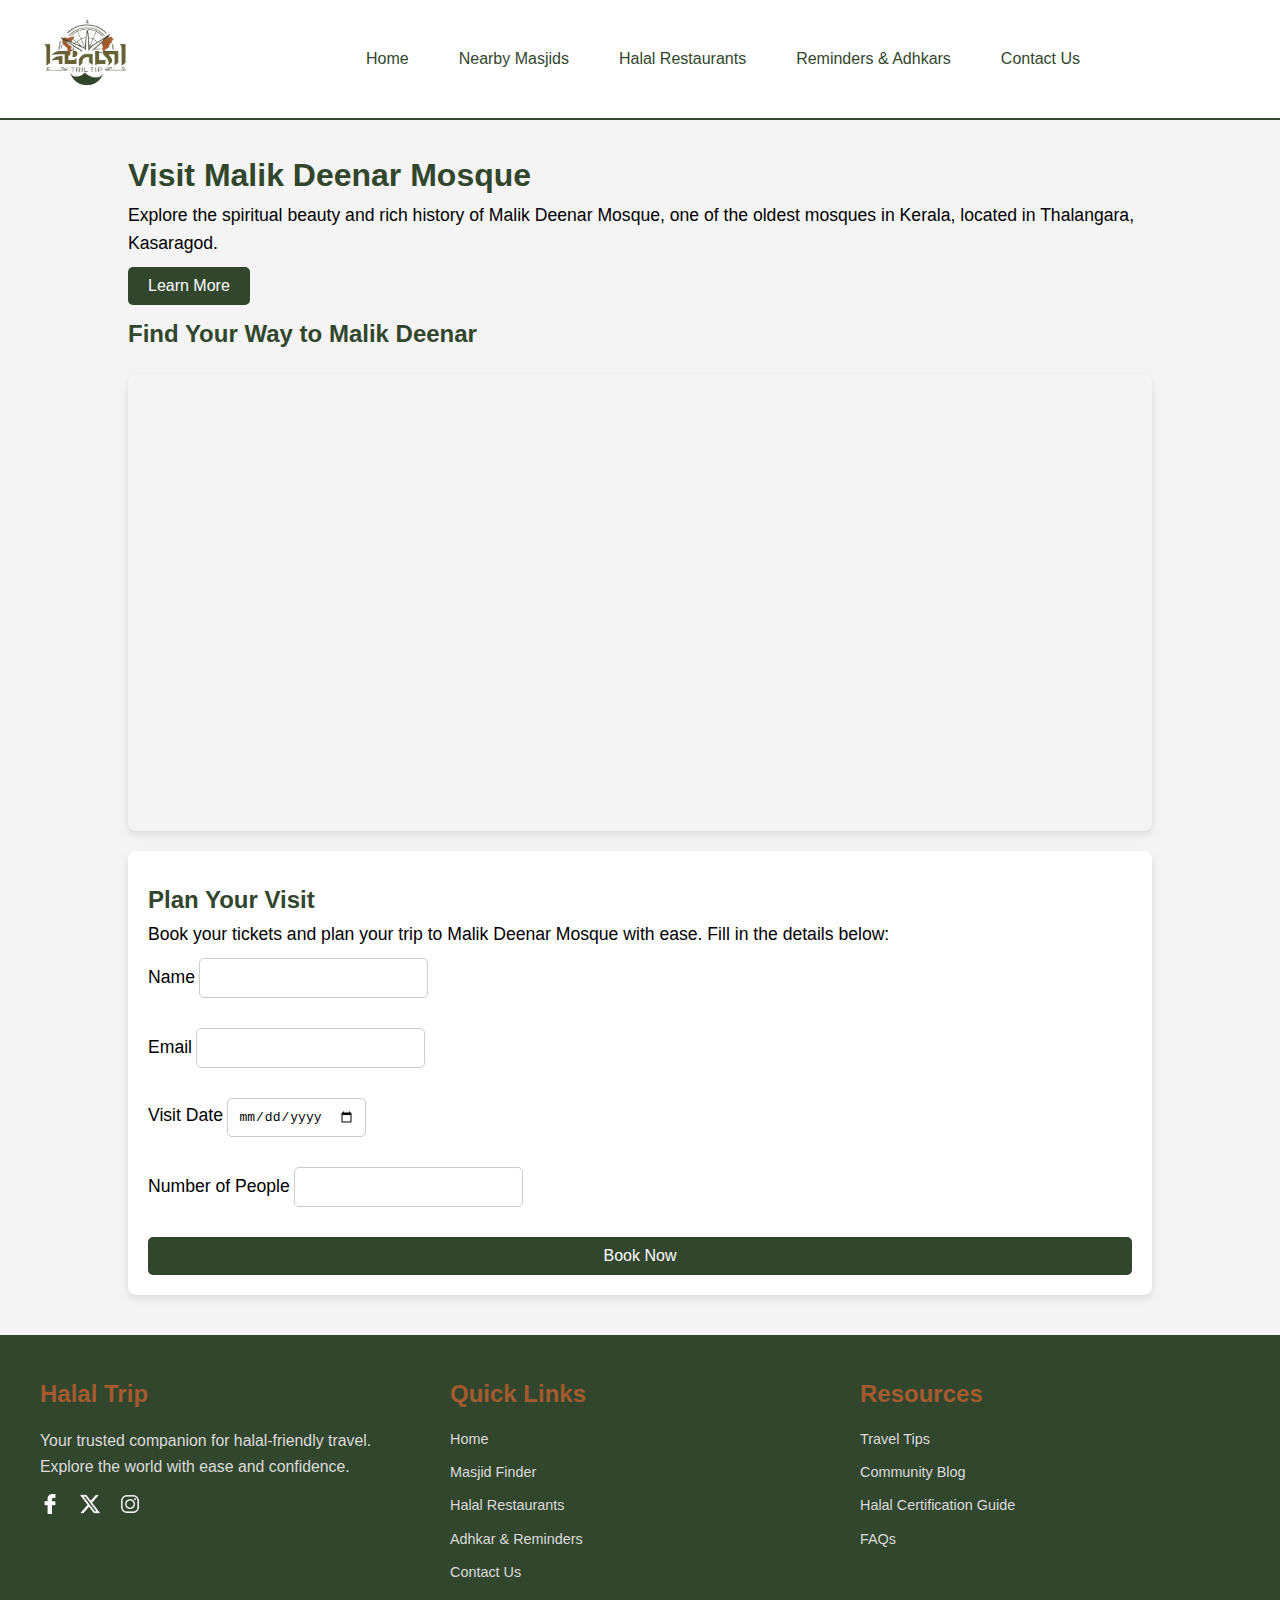
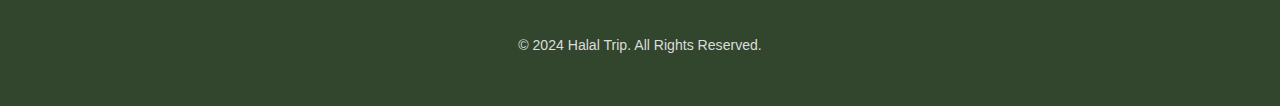
<file: malik-deenar.html>
<!DOCTYPE html>
<html lang="en">
<head>
  <meta charset="UTF-8">
  <meta name="viewport" content="width=device-width, initial-scale=1.0">
  <title>Halal Trip / Malik Deenar Mosque</title>
  <link rel="shortcut icon" href="images/Logo.png">
  <link rel="stylesheet" href="css/malik-deenar.css">
  <script src="https://code.jquery.com/jquery-3.6.0.min.js"></script>
</head>
<body>

  <!-- Header (You can add your existing header here) -->
  <header>
    <div class="logo">
      <a href="index.html"><img src="images/Logo.png" alt="Halal Trip Logo" width="90px" height="70px"></a>
    </div>
    <nav>
        <ul>
            <li><a href="index.html">Home</a></li>
            <li><a href="masjid.html">Nearby Masjids</a></li>
            <li><a href="restaurant.html">Halal Restaurants</a></li>
            <li><a href="adhkars.html">Reminders & Adhkars</a></li>
            <li><a href="contact.html">Contact Us</a></li>
        </ul>
    </nav>
  </header>

  <!-- Main Content Section -->
  <section class="destination-details">
    <div class="container">
      <h1>Visit Malik Deenar Mosque</h1>
      <p>Explore the spiritual beauty and rich history of Malik Deenar Mosque, one of the oldest mosques in Kerala, located in Thalangara, Kasaragod.</p>

      <!-- Button to Open Modal -->
      <button id="openModalBtn" class="btn">Learn More</button>

      <!-- Popup/Modal Section -->
      <div id="modal" class="modal">
        <div class="modal-content">
          <span class="close-btn">&times;</span>
          <h2>Malik Deenar Mosque - History & Overview</h2>
          <p>Malik Deenar Mosque is an ancient mosque that holds great significance in Kerala's Islamic heritage. It is said to be the first mosque in India, built by the followers of Malik Deenar, a prominent Islamic missionary.</p>
          <img src="images/malik-deenar-mosque.jpg" alt="Malik Deenar Mosque" class="modal-img">
        </div>
      </div>

      <!-- Interactive Map Section -->
      <h2>Find Your Way to Malik Deenar</h2>
      <div class="map-container">
        <iframe src="https://www.google.com/maps/embed?pb=!1m18!1m12!1m3!1d3895.4638285531555!2d74.98912407585256!3d12.48538602535008!2m3!1f0!2f0!3f0!3m2!1i1024!2i768!4f13.1!3m3!1m2!1s0x3ba48217b08d6309%3A0x38a345b56c593e24!2sMalik%20Deenar%20Juma%20Masjid%20Thalangara%20Kasaragod!5e0!3m2!1sen!2sin!4v1734366659815!5m2!1sen!2sin" width="100%" height="450" style="border:0;" allowfullscreen="" loading="lazy" referrerpolicy="no-referrer-when-downgrade"></iframe>
      </div>

      <!-- Booking & Planning Section -->
      <section class="booking-section">
        <h2>Plan Your Visit</h2>
        <p>Book your tickets and plan your trip to Malik Deenar Mosque with ease. Fill in the details below:</p>
        <form id="booking-form">
          <div class="form-group">
            <label for="name">Name</label>
            <input type="text" id="name" name="name" required>
          </div>
          <div class="form-group">
            <label for="email">Email</label>
            <input type="email" id="email" name="email" required>
          </div>
          <div class="form-group">
            <label for="date">Visit Date</label>
            <input type="date" id="date" name="date" required>
          </div>
          <div class="form-group">
            <label for="number-of-people">Number of People</label>
            <input type="number" id="number-of-people" name="number-of-people" required>
          </div>
          <button type="submit" class="btn">Book Now</button>
        </form>
      </section>
    </div>
  </section>

  <!-- Footer Section -->
  <footer class="footer">
    <div class="footer-container">
        <!-- About Section -->
        <div class="footer-section about">
            <h3>Halal Trip</h3>
            <p>Your trusted companion for halal-friendly travel. Explore the world with ease and confidence.</p>
            <ul class="social-icons">
                <li><a href="#"><img src="images/fb-logo.png" alt="Facebook"></a></li>
                <li><a href="#"><img src="images/x-icon.png" alt="Twitter"></a></li>
                <li><a href="#"><img src="images/instagram-logo.png" alt="Instagram"></a></li>
            </ul>
        </div>

        <!-- Quick Links -->
        <div class="footer-section links">
            <h4>Quick Links</h4>
            <ul>
                <li><a href="index.html">Home</a></li>
                <li><a href="masjid.html">Masjid Finder</a></li>
                <li><a href="restaurant.html">Halal Restaurants</a></li>
                <li><a href="adhkars.html">Adhkar & Reminders</a></li>
                <li><a href="contact.html">Contact Us</a></li>
            </ul>
        </div>

        <!-- Resources -->
        <div class="footer-section footer-resources">
            <h4>Resources</h4>
            <ul>
                <li><a href="#">Travel Tips</a></li>
                <li><a href="#">Community Blog</a></li>
                <li><a href="#">Halal Certification Guide</a></li>
                <li><a href="#">FAQs</a></li>
            </ul>
        </div>
    </div>

    <div class="footer-bottom">
        <p>&copy; 2024 Halal Trip. All Rights Reserved.</p>
    </div>
  </footer>

  <script>
    // Modal functionality
    const modal = document.getElementById("modal");
    const openModalBtn = document.getElementById("openModalBtn");
    const closeModalBtn = document.getElementsByClassName("close-btn")[0];

    // Open the modal
    openModalBtn.onclick = function() {
      modal.style.display = "block";
    }

    // Close the modal
    closeModalBtn.onclick = function() {
      modal.style.display = "none";
    }

    // Close the modal if the user clicks outside of the modal content
    window.onclick = function(event) {
      if (event.target === modal) {
        modal.style.display = "none";
      }
    }

    // Booking form submission
    document.getElementById("booking-form").addEventListener("submit", function(event) {
      event.preventDefault();
      alert("Booking request submitted successfully!");
    });
  </script>
</body>
</html>
</file>
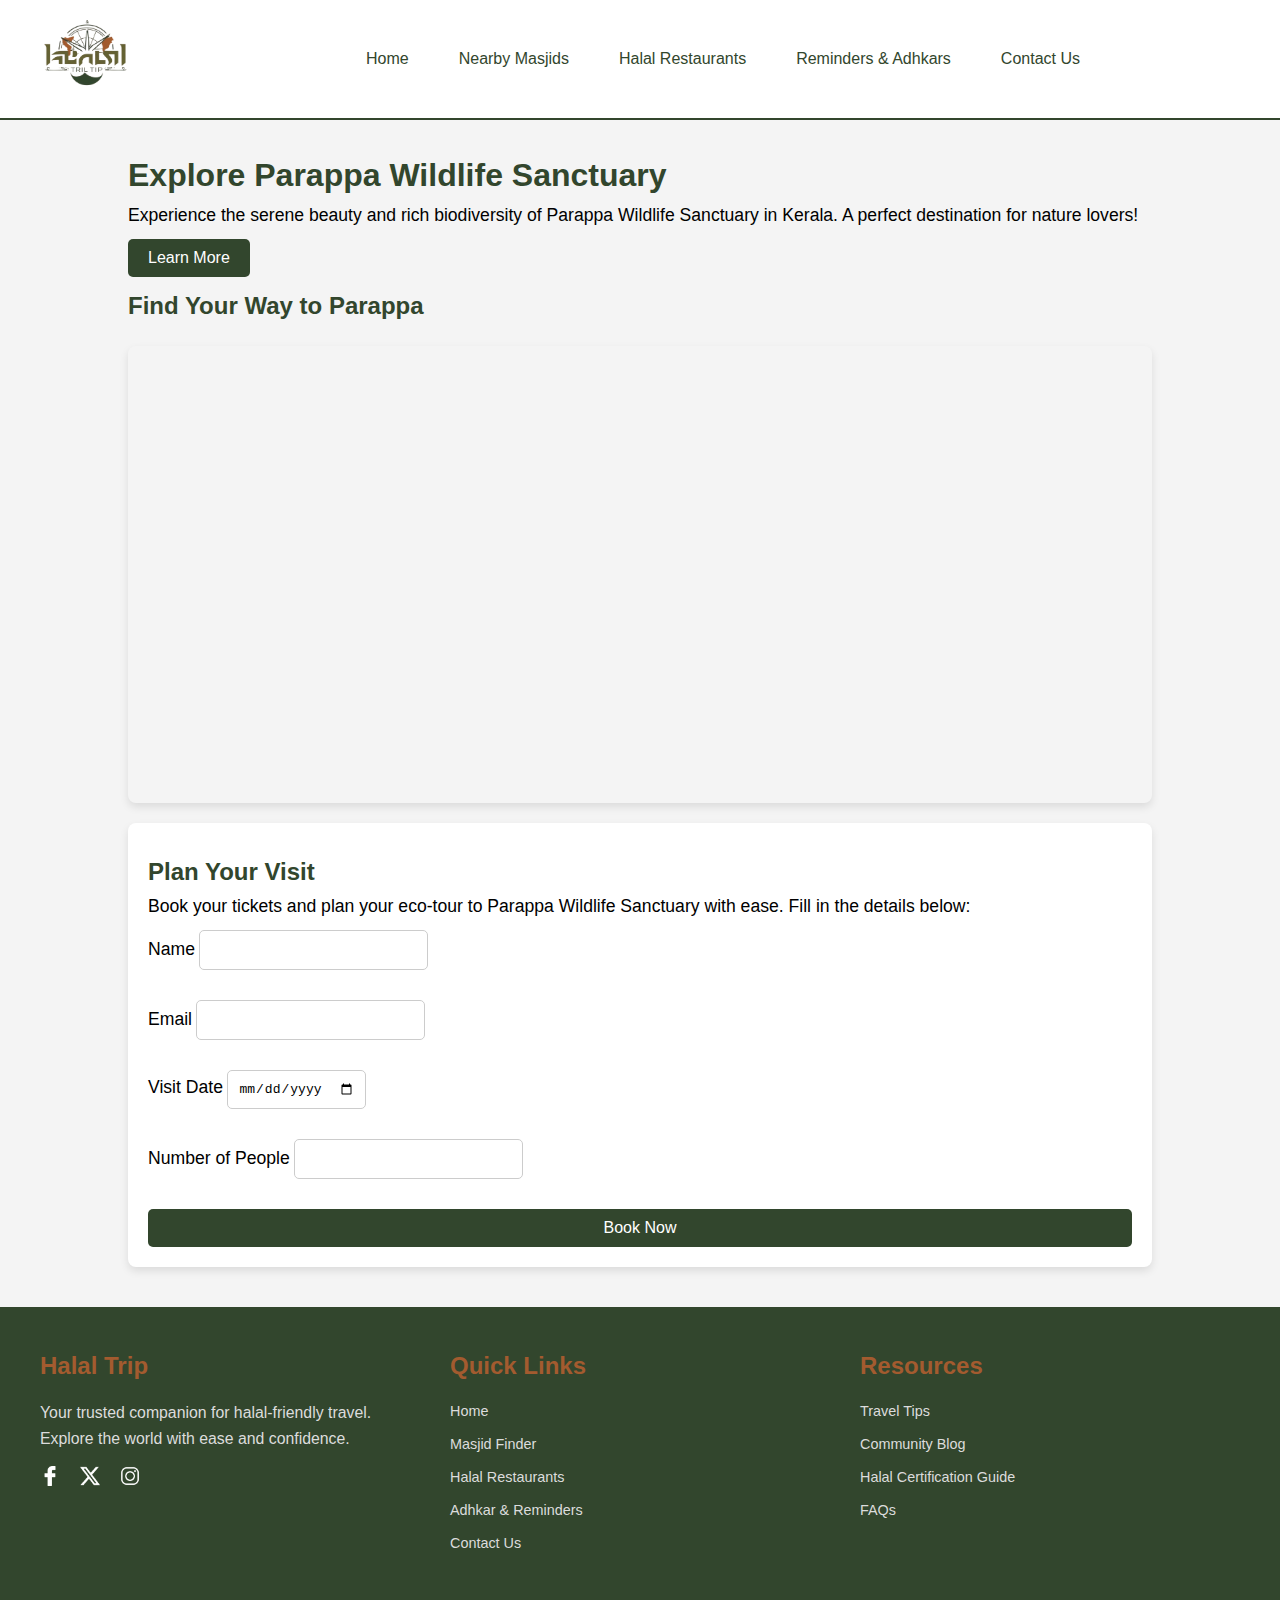
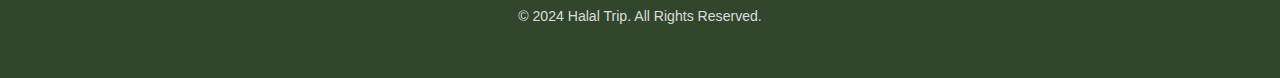
<file: parappa.html>
<!DOCTYPE html>
<html lang="en">
<head>
  <meta charset="UTF-8">
  <meta name="viewport" content="width=device-width, initial-scale=1.0">
  <title>Halal Trip / Parappa Wildlife Sanctuary</title>
  <link rel="shortcut icon" href="images/Logo.png">
  <link rel="stylesheet" href="css/parappa.css">
  <script src="https://code.jquery.com/jquery-3.6.0.min.js"></script>
</head>
<body>

  <!-- Header Section (reuse from Bekal Fort) -->
  <header>
    <div class="logo">
      <a href="index.html"><img src="images/Logo.png" alt="Halal Trip Logo" width="90px" height="70px"></a>
    </div>
    <nav>
        <ul>
            <li><a href="index.html">Home</a></li>
            <li><a href="masjid.html">Nearby Masjids</a></li>
            <li><a href="restaurant.html" >Halal Restaurants</a></li>
            <li><a href="adhkars.html" >Reminders & Adhkars</a></li>
            <li><a href="contact.html" >Contact Us</a></li>
        </ul>
    </nav>
  </header>

  <!-- Main Content Section -->
  <section class="destination-details">
    <div class="container">
      <h1>Explore Parappa Wildlife Sanctuary</h1>
      <p>Experience the serene beauty and rich biodiversity of Parappa Wildlife Sanctuary in Kerala. A perfect destination for nature lovers!</p>

      <!-- Button to Open Modal -->
      <button id="openModalBtn" class="btn">Learn More</button>

      <!-- Popup/Modal Section -->
      <div id="modal" class="modal">
        <div class="modal-content">
          <span class="close-btn">&times;</span>
          <h2>Parappa Wildlife Sanctuary - Overview</h2>
          <p>Parappa Wildlife Sanctuary, located in the Kasaragod district of Kerala, is a haven for wildlife enthusiasts. The sanctuary is home to various species of flora and fauna and offers an ideal place for eco-tourism.</p>
          <img src="images/parappa-wildlife.jpg" alt="Parappa Wildlife Sanctuary" class="modal-img">
        </div>
      </div>

      <!-- Interactive Map Section -->
      <h2>Find Your Way to Parappa</h2>
      <div class="map-container">
        <iframe src="https://www.google.com/maps/embed?pb=!1m14!1m12!1m3!1d62343.92216294454!2d75.32276589756908!3d12.416695325903145!2m3!1f0!2f0!3f0!3m2!1i1024!2i768!4f13.1!5e0!3m2!1sen!2sin!4v1734367469765!5m2!1sen!2sin" width="100%" height="450" style="border:0;" allowfullscreen="" loading="lazy" referrerpolicy="no-referrer-when-downgrade"></iframe>
      </div>

      <!-- Booking & Planning Section -->
      <section class="booking-section">
        <h2>Plan Your Visit</h2>
        <p>Book your tickets and plan your eco-tour to Parappa Wildlife Sanctuary with ease. Fill in the details below:</p>
        <form id="booking-form">
          <div class="form-group">
            <label for="name">Name</label>
            <input type="text" id="name" name="name" required>
          </div>
          <div class="form-group">
            <label for="email">Email</label>
            <input type="email" id="email" name="email" required>
          </div>
          <div class="form-group">
            <label for="date">Visit Date</label>
            <input type="date" id="date" name="date" required>
          </div>
          <div class="form-group">
            <label for="number-of-people">Number of People</label>
            <input type="number" id="number-of-people" name="number-of-people" required>
          </div>
          <button type="submit" class="btn">Book Now</button>
        </form>
      </section>
    </div>
  </section>

  <!-- Footer Section (reuse from Bekal Fort) -->
  <footer class="footer">
    <div class="footer-container">
        <div class="footer-section about">
            <h3>Halal Trip</h3>
            <p>Your trusted companion for halal-friendly travel. Explore the world with ease and confidence.</p>
            <ul class="social-icons">
                <li><a href="#"><img src="images/fb-logo.png" alt="Facebook"></a></li>
                <li><a href="#"><img src="images/x-icon.png" alt="Twitter"></a></li>
                <li><a href="#"><img src="images/instagram-logo.png" alt="Instagram"></a></li>
            </ul>
        </div>

        <div class="footer-section links">
            <h4>Quick Links</h4>
            <ul>
                <li><a href="index.html">Home</a></li>
                <li><a href="masjid.html">Masjid Finder</a></li>
                <li><a href="restaurant.html">Halal Restaurants</a></li>
                <li><a href="adhkars.html">Adhkar & Reminders</a></li>
                <li><a href="contact.html">Contact Us</a></li>
            </ul>
        </div>

        <div class="footer-section footer-resources">
            <h4>Resources</h4>
            <ul>
                <li><a href="#">Travel Tips</a></li>
                <li><a href="#">Community Blog</a></li>
                <li><a href="#">Halal Certification Guide</a></li>
                <li><a href="#">FAQs</a></li>
            </ul>
        </div>
    </div>

    <div class="footer-bottom">
        <p>&copy; 2024 Halal Trip. All Rights Reserved.</p>
    </div>
  </footer>

  <script>
    // Modal functionality
    const modal = document.getElementById("modal");
    const openModalBtn = document.getElementById("openModalBtn");
    const closeModalBtn = document.getElementsByClassName("close-btn")[0];

    // Open the modal
    openModalBtn.onclick = function() {
      modal.style.display = "block";
    }

    // Close the modal
    closeModalBtn.onclick = function() {
      modal.style.display = "none";
    }

    // Close the modal if the user clicks outside of the modal content
    window.onclick = function(event) {
      if (event.target === modal) {
        modal.style.display = "none";
      }
    }

    // Booking form submission
    document.getElementById("booking-form").addEventListener("submit", function(event) {
      event.preventDefault();
      alert("Booking request submitted successfully!");
    });
  </script>
</body>
</html>
</file>
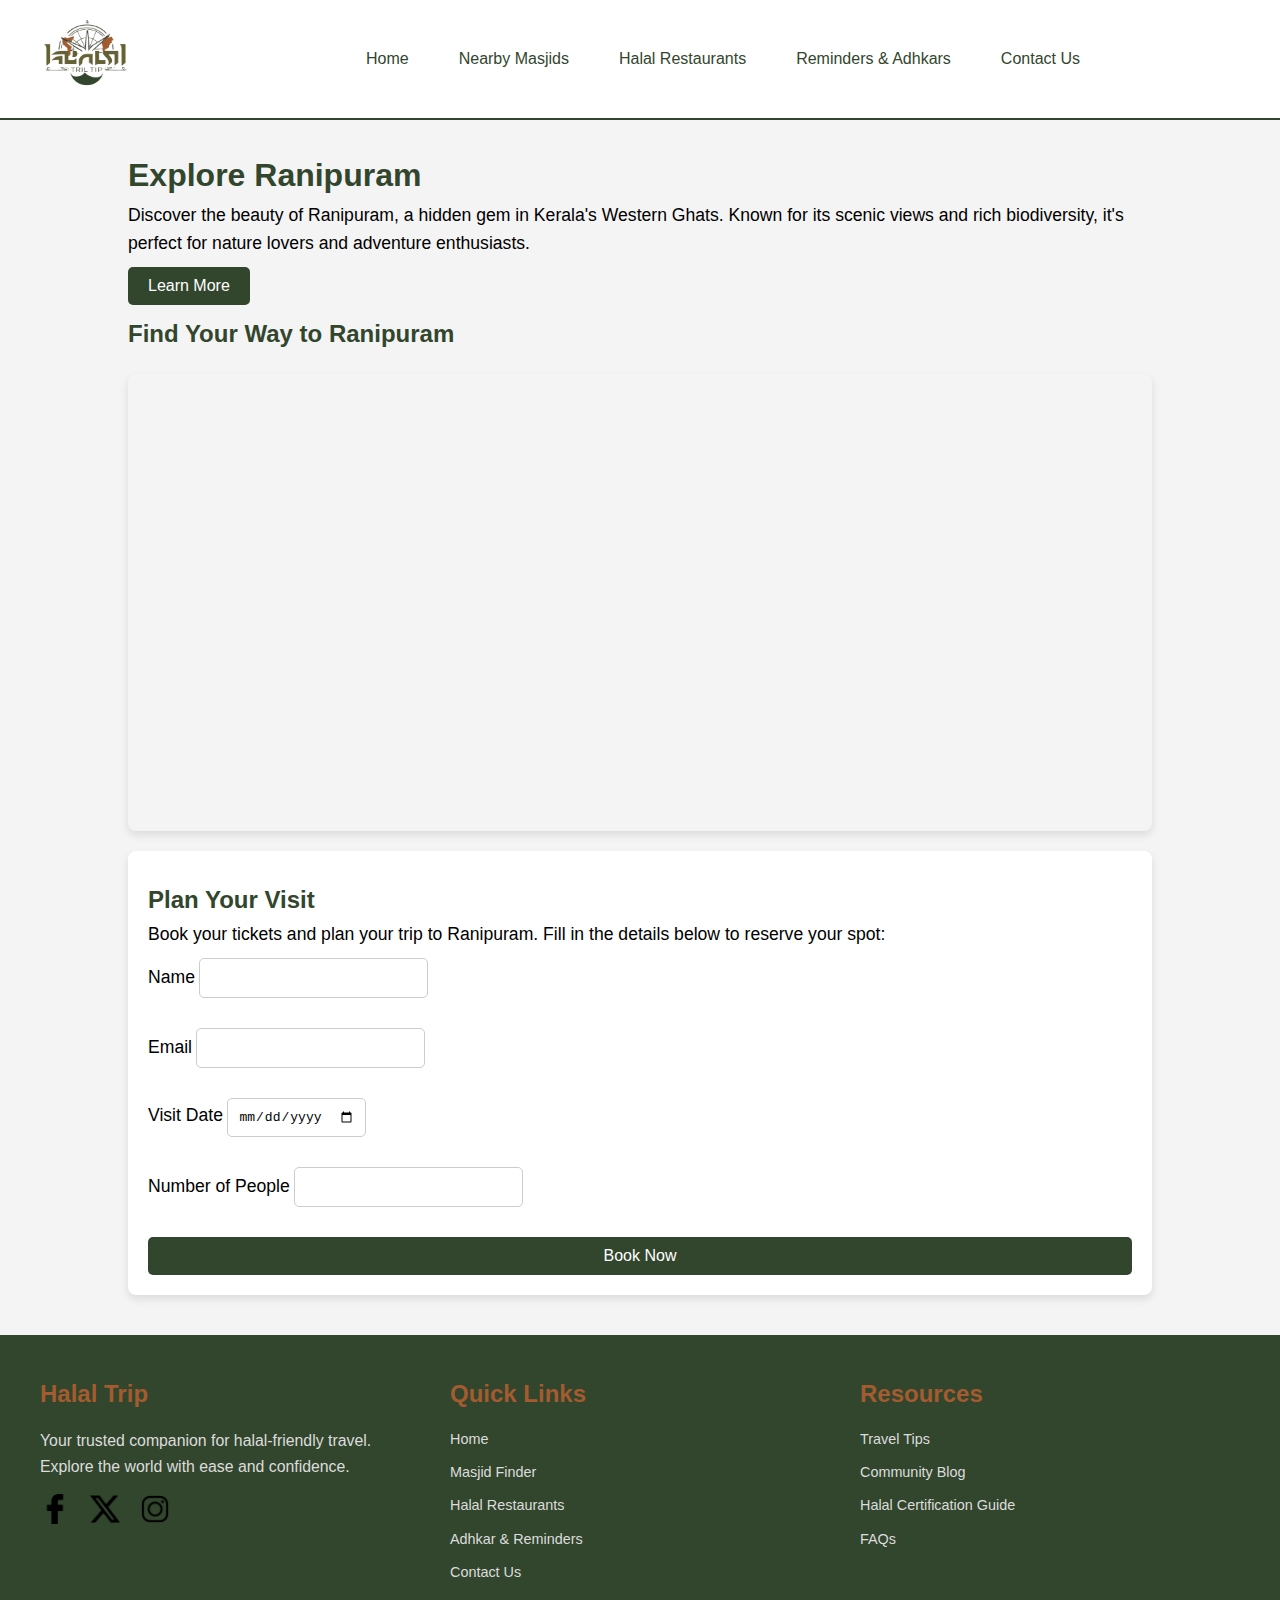
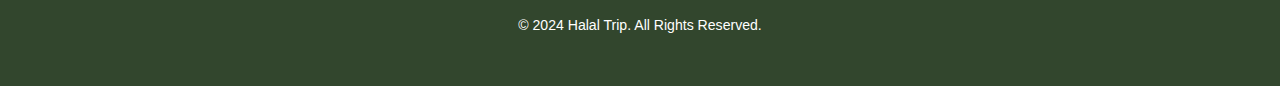
<file: ranipuram.html>
<!DOCTYPE html>
<html lang="en">
<head>
  <meta charset="UTF-8">
  <meta name="viewport" content="width=device-width, initial-scale=1.0">
  <title>Halal Trip / Ranipuram</title>
  <link rel="shortcut icon" href="images/Logo.png">
  <link rel="stylesheet" href="css/ranipuram.css">
  <script src="https://code.jquery.com/jquery-3.6.0.min.js"></script>
</head>
<body>

  <!-- Header Section -->
  <header>
    <div class="logo">
      <a href="index.html"><img src="images/Logo.png" alt="Halal Trip Logo" width="90px" height="70px"></a>
    </div>
    <nav>
        <ul>
            <li><a href="index.html">Home</a></li>
            <li><a href="masjid.html">Nearby Masjids</a></li>
            <li><a href="restaurant.html" >Halal Restaurants</a></li>
            <li><a href="adhkars.html" >Reminders & Adhkars</a></li>
            <li><a href="contact.html" >Contact Us</a></li>
        </ul>
    </nav>
  </header>

  <!-- Main Content Section -->
  <section class="destination-details">
    <div class="container">
      <h1>Explore Ranipuram</h1>
      <p>Discover the beauty of Ranipuram, a hidden gem in Kerala's Western Ghats. Known for its scenic views and rich biodiversity, it's perfect for nature lovers and adventure enthusiasts.</p>

      <!-- Button to Open Modal -->
      <button id="openModalBtn" class="btn">Learn More</button>

      <!-- Popup/Modal Section -->
      <div id="modal" class="modal">
        <div class="modal-content">
          <span class="close-btn">&times;</span>
          <h2>Ranipuram - Nature & Adventure</h2>
          <p>Ranipuram is known for its picturesque landscape, wildlife, and trekking trails. Located in the Western Ghats, it offers a serene escape from the hustle and bustle of daily life.</p>
          <img src="images/Ranipuram.jpg" alt="Ranipuram" class="modal-img">
        </div>
      </div>

      <!-- Interactive Map Section -->
      <h2>Find Your Way to Ranipuram</h2>
      <div class="map-container">
        <iframe src="https://www.google.com/maps/embed?pb=!1m18!1m12!1m3!1d3896.5012560384525!2d75.36139067585192!3d12.416286526808209!2m3!1f0!2f0!3f0!3m2!1i1024!2i768!4f13.1!3m3!1m2!1s0x3ba4f5eb7f296285%3A0x1803ae4c7f751ac0!2sRanipuram%20Hills!5e0!3m2!1sen!2sin!4v1734367102797!5m2!1sen!2sin" width="100%" height="450" style="border:0;" allowfullscreen="" loading="lazy" referrerpolicy="no-referrer-when-downgrade"></iframe>
      </div>

      <!-- Booking & Planning Section -->
      <section class="booking-section">
        <h2>Plan Your Visit</h2>
        <p>Book your tickets and plan your trip to Ranipuram. Fill in the details below to reserve your spot:</p>
        <form id="booking-form">
          <div class="form-group">
            <label for="name">Name</label>
            <input type="text" id="name" name="name" required>
          </div>
          <div class="form-group">
            <label for="email">Email</label>
            <input type="email" id="email" name="email" required>
          </div>
          <div class="form-group">
            <label for="date">Visit Date</label>
            <input type="date" id="date" name="date" required>
          </div>
          <div class="form-group">
            <label for="number-of-people">Number of People</label>
            <input type="number" id="number-of-people" name="number-of-people" required>
          </div>
          <button type="submit" class="btn">Book Now</button>
        </form>
      </section>
    </div>
  </section>

  <!-- Footer Section -->
  <footer class="footer">
    <div class="footer-container">
        <!-- About Section -->
        <div class="footer-section about">
            <h3>Halal Trip</h3>
            <p>Your trusted companion for halal-friendly travel. Explore the world with ease and confidence.</p>
            <ul class="social-icons">
                <li><a href="#"><img src="images/fb-logo.png" alt="Facebook"></a></li>
                <li><a href="#"><img src="images/x-icon.png" alt="Twitter"></a></li>
                <li><a href="#"><img src="images/instagram-logo.png" alt="Instagram"></a></li>
            </ul>
        </div>

        <!-- Quick Links -->
        <div class="footer-section links">
            <h4>Quick Links</h4>
            <ul>
                <li><a href="index.html">Home</a></li>
                <li><a href="masjid.html">Masjid Finder</a></li>
                <li><a href="restaurant.html">Halal Restaurants</a></li>
                <li><a href="adhkars.html">Adhkar & Reminders</a></li>
                <li><a href="contact.html">Contact Us</a></li>
            </ul>
        </div>

        <!-- Resources -->
        <div class="footer-section footer-resources">
            <h4>Resources</h4>
            <ul>
                <li><a href="#">Travel Tips</a></li>
                <li><a href="#">Community Blog</a></li>
                <li><a href="#">Halal Certification Guide</a></li>
                <li><a href="#">FAQs</a></li>
            </ul>
        </div>
    </div>

    <div class="footer-bottom">
        <p>&copy; 2024 Halal Trip. All Rights Reserved.</p>
    </div>
  </footer>

  <script>
    // Modal functionality
    const modal = document.getElementById("modal");
    const openModalBtn = document.getElementById("openModalBtn");
    const closeModalBtn = document.getElementsByClassName("close-btn")[0];

    // Open the modal
    openModalBtn.onclick = function() {
      modal.style.display = "block";
    }

    // Close the modal
    closeModalBtn.onclick = function() {
      modal.style.display = "none";
    }

    // Close the modal if the user clicks outside of the modal content
    window.onclick = function(event) {
      if (event.target === modal) {
        modal.style.display = "none";
      }
    }

    // Booking form submission
    document.getElementById("booking-form").addEventListener("submit", function(event) {
      event.preventDefault();
      alert("Booking request submitted successfully!");
    });
  </script>
</body>
</html>
</file>
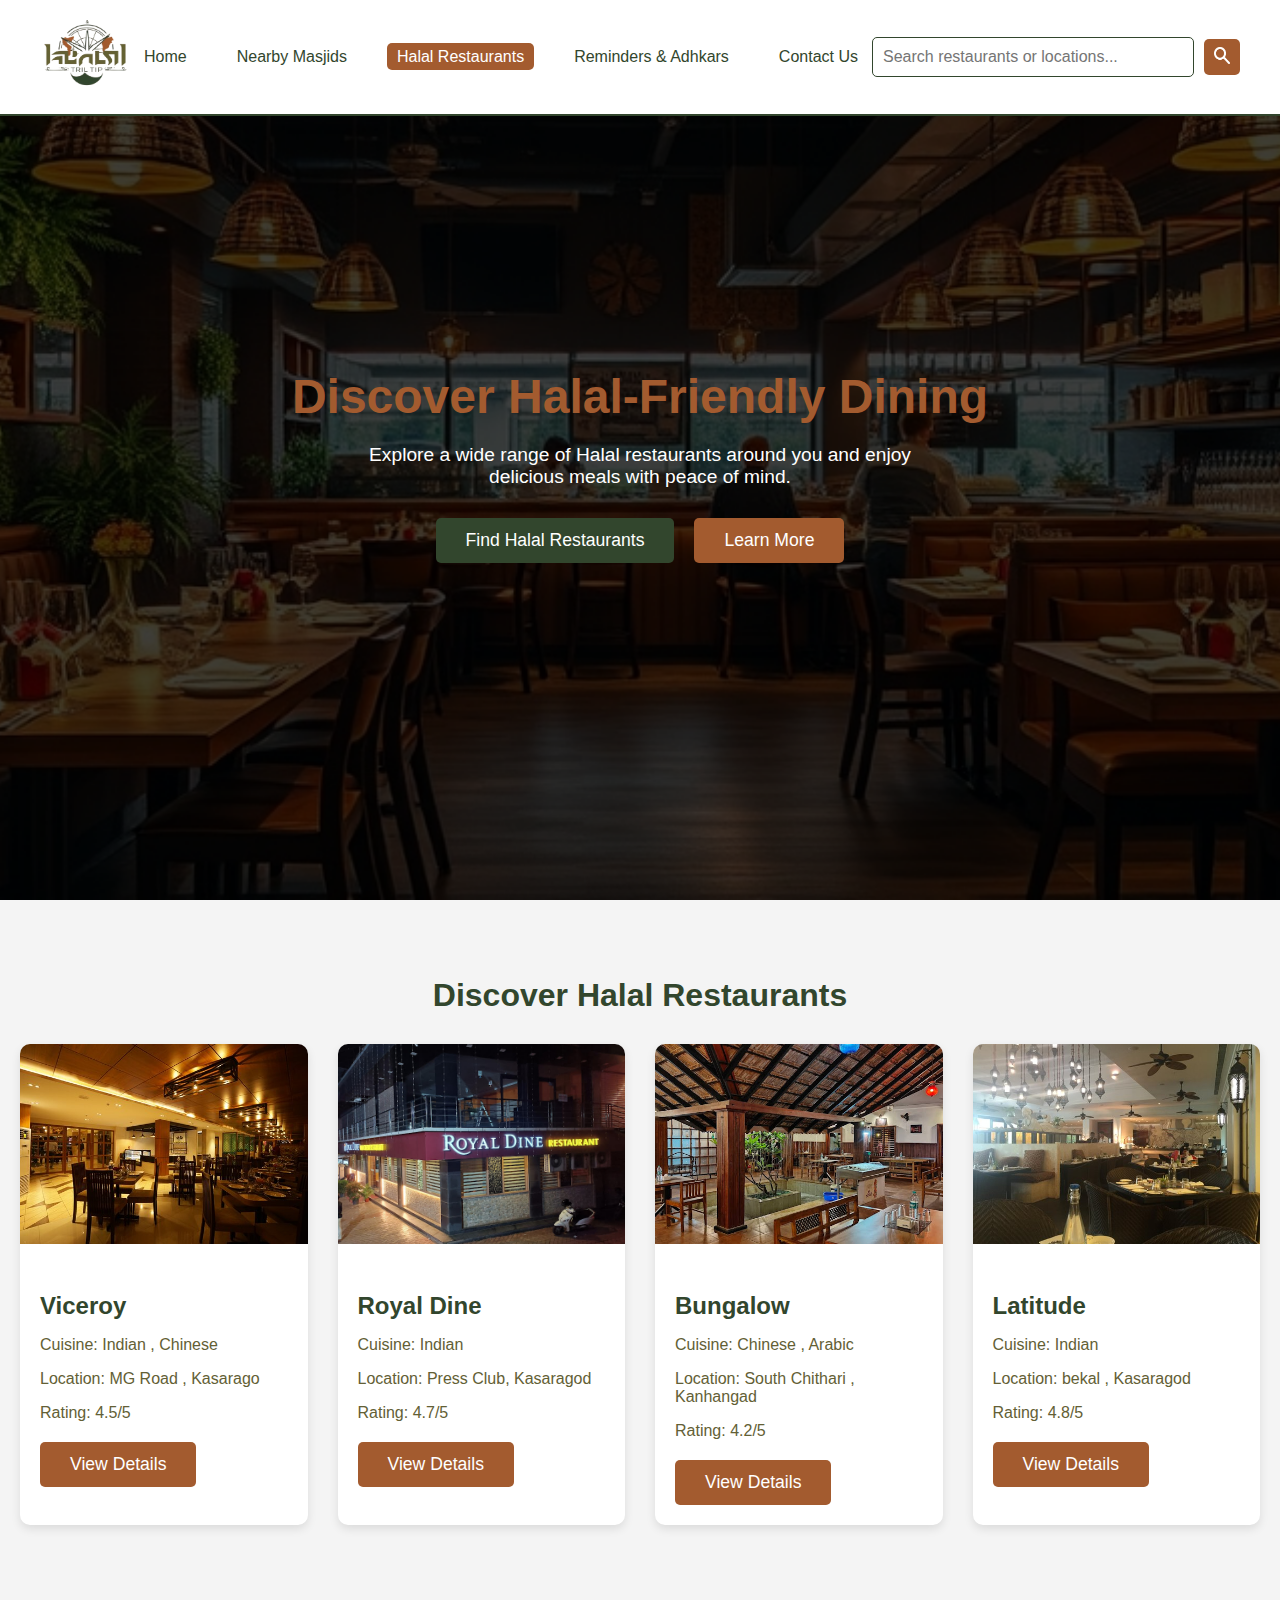
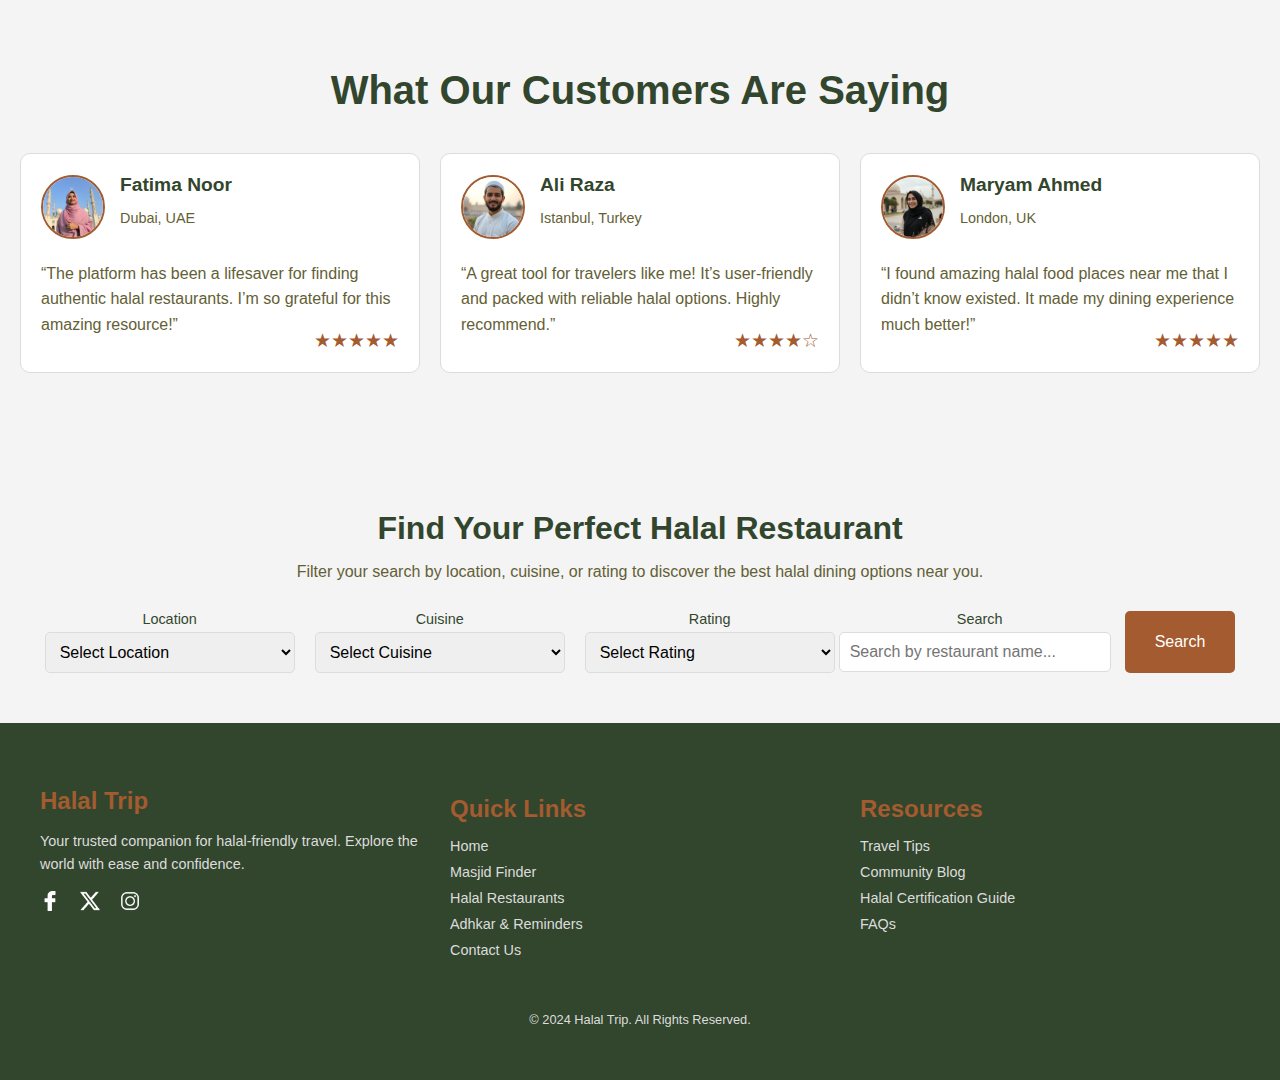
<file: restaurant.html>
<!DOCTYPE html>
<html lang="en">
<head>
    <meta charset="UTF-8">
    <meta name="viewport" content="width=device-width, initial-scale=1.0">
    <title>Halal Trip / Halal Restaurants</title>
    <link rel="shortcut icon" href="images/Logo.png">
    <link rel="stylesheet" href="css/restaurant-styles.css">
    <link rel="stylesheet" href="https://cdnjs.cloudflare.com/ajax/libs/font-awesome/5.15.4/css/all.min.css">
    <link rel="stylesheet" href="https://cdnjs.cloudflare.com/ajax/libs/font-awesome/6.0.0-beta3/css/all.min.css">
</head>
<body>

<!--Header Section-->
<header>
  <div class="logo">
      <img src="images/Logo.png" alt="Halal Trip Logo" width="90px" height="70px">
  </div>
  <nav>
      <ul>
          <li><a href="index.html">Home</a></li>
          <li><a href="masjid.html">Nearby Masjids</a></li>
          <li><a href="restaurant.html" class="active">Halal Restaurants</a></li>
          <li><a href="adhkars.html">Reminders & Adhkars</a></li>
          <li><a href="contact.html">Contact Us</a></li>
      </ul>
  </nav>
  <div class="search-bar">
      <input type="text" placeholder="Search restaurants or locations...">
      <button><img src="images/search-icon.png" width="16" alt=""></button>
  </div>
</header>
<!--Hero Section-->
<section class="hero">
  <div class="hero-content">
      <h1>Discover Halal-Friendly Dining</h1>
      <p>Explore a wide range of Halal restaurants around you and enjoy <br> delicious meals with peace of mind.</p>
      <div class="cta-buttons">
          <a href="#Halal-restaurant" class="btn btn-primary">Find Halal Restaurants</a>
          <a href="#learn-more" class="btn btn-secondary">Learn More</a>
      </div>
  </div>
</section>

<!--Restaurant Listings Section-->
<section class="restaurant-listings" id="Halal-restaurant">
  <h2>Discover Halal Restaurants</h2>
  <div class="restaurant-container">
      <!-- Restaurant 1 -->
      <div class="restaurant-item">
          <img src="images/viceroy-restaurant.jpg" alt="Restaurant 1">
          <div class="restaurant-info">
              <h3>Viceroy</h3>
              <p class="cuisine">Cuisine: Indian , Chinese</p>
              <p class="location">Location: MG Road , Kasarago</p>
              <p class="rating">Rating: 4.5/5</p>
              <a href="https://www.tripadvisor.in/Restaurant_Review-g1809068-d3516173-Reviews-Viceroy_Restaurant-Kasaragod_Kasaragod_District_Kerala.html" class="btn btn-primary">View Details</a>
          </div>
      </div>

      <!-- Restaurant 2 -->
      <div class="restaurant-item">
          <img src="images/royal-dine-kasaragod.jpg" alt="Restaurant 2">
          <div class="restaurant-info">
              <h3>Royal Dine</h3>
              <p class="cuisine">Cuisine: Indian</p>
              <p class="location">Location: Press Club, Kasaragod</p>
              <p class="rating">Rating: 4.7/5</p>
              <a href="https://www.tripadvisor.in/Restaurant_Review-g1809068-d10831268-Reviews-Royal_Dine_Restaurant-Kasaragod_Kasaragod_District_Kerala.html" class="btn btn-primary">View Details</a>
          </div>
      </div>

      <!-- Restaurant 3 -->
      <div class="restaurant-item">
          <img src="images/bungalow.jpg" alt="Restaurant 3">
          <div class="restaurant-info">
              <h3>Bungalow</h3>
              <p class="cuisine">Cuisine: Chinese , Arabic</p>
              <p class="location">Location: South Chithari , Kanhangad</p>
              <p class="rating">Rating: 4.2/5</p>
              <a href="https://www.tripadvisor.in/Restaurant_Review-g1554823-d14156800-Reviews-Bungalow_47-Kanhangad_Kasaragod_District_Kerala.html" class="btn btn-primary">View Details</a>
          </div>
      </div>

      <!-- Restaurant 4 -->
      <div class="restaurant-item">
        <img src="images/latitude-restaurant.jpg" alt="Restaurant 3">
        <div class="restaurant-info">
            <h3>Latitude</h3>
            <p class="cuisine">Cuisine: Indian</p>
            <p class="location">Location: bekal , Kasaragod</p>
            <p class="rating">Rating: 4.8/5</p>
            <a href="https://www.tripadvisor.in/Restaurant_Review-g1222295-d9714415-Reviews-Latitude-Bekal_Kasaragod_District_Kerala.html" class="btn btn-primary">View Details</a>
        </div>
    </div>


      <!-- Add more restaurant items as needed -->
  </div>
</section>
<!--User Review Section-->
<section class="user-reviews-alt" id="learn-more">
  <div class="container">
      <h2>What Our Customers Are Saying</h2>
      <div class="reviews-grid">
          <!-- Review 1 -->
          <div class="review-card-alt">
              <div class="review-header-alt">
                  <img src="images/fatima.jpg" alt="User 1" class="review-avatar-alt">
                  <div>
                      <h4>Fatima Noor</h4>
                      <p class="user-location">Dubai, UAE</p>
                  </div>
              </div>
              <p class="review-text-alt">
                  “The platform has been a lifesaver for finding authentic halal restaurants. I’m so grateful for this amazing resource!”
              </p>
              <div class="rating-alt">★★★★★</div>
          </div>
          <!-- Review 2 -->
          <div class="review-card-alt">
              <div class="review-header-alt">
                  <img src="images/ali.jpg" alt="User 2" class="review-avatar-alt">
                  <div>
                      <h4>Ali Raza</h4>
                      <p class="user-location">Istanbul, Turkey</p>
                  </div>
              </div>
              <p class="review-text-alt">
                  “A great tool for travelers like me! It’s user-friendly and packed with reliable halal options. Highly recommend.”
              </p>
              <div class="rating-alt">★★★★☆</div>
          </div>
          <!-- Review 3 -->
          <div class="review-card-alt">
              <div class="review-header-alt">
                  <img src="images/maryam.jpg" alt="User 3" class="review-avatar-alt">
                  <div>
                      <h4>Maryam Ahmed</h4>
                      <p class="user-location">London, UK</p>
                  </div>
              </div>
              <p class="review-text-alt">
                  “I found amazing halal food places near me that I didn’t know existed. It made my dining experience much better!”
              </p>
              <div class="rating-alt">★★★★★</div>
          </div>
      </div>
  </div>
</section>


<!--Search Filter Section-->
<section class="search-filters">
  <div class="container">
      <h2>Find Your Perfect Halal Restaurant</h2>
      <p>Filter your search by location, cuisine, or rating to discover the best halal dining options near you.</p>
      <form class="filters-form">
          <!-- Location Filter -->
          <div class="filter-group">
              <label for="location">Location</label>
              <select id="location" name="location">
                  <option value="">Select Location</option>
                  <option value="newyork">Kasaragod</option>
                  <option value="london">Bekal</option>
                  <option value="dubai">Kanhangad</option>
              </select>
          </div>
          <!-- Cuisine Filter -->
          <div class="filter-group">
              <label for="cuisine">Cuisine</label>
              <select id="cuisine" name="cuisine">
                  <option value="">Select Cuisine</option>
                  <option value="middle-eastern">Chinese</option>
                  <option value="indian">Indian</option>
                  <option value="thai">Arabic</option>
              </select>
          </div>
          <!-- Rating Filter -->
          <div class="filter-group">
              <label for="rating">Rating</label>
              <select id="rating" name="rating">
                  <option value="">Select Rating</option>
                  <option value="5">5 Stars</option>
                  <option value="4">4 Stars & Up</option>
                  <option value="3">3 Stars & Up</option>
              </select>
          </div>
          <!-- Search Bar -->
          <div class="filter-group search-bar">
              <label for="search">Search</label>
              <input type="text" id="search" name="search" placeholder="Search by restaurant name...">
          </div>
          <!-- Submit Button -->
          <button type="submit" class="btn-search">Search</button>
      </form>
  </div>
</section>

<!-- Back to Top Button -->
<button id="back-to-top" title="Go to top">
    <i class="fas fa-arrow-up"></i>
</button>

<!-- Footer Section -->
<footer class="footer">
  <div class="footer-container">
      <!-- About Section -->
      <div class="footer-section about">
          <h3>Halal Trip</h3>
          <p>Your trusted companion for halal-friendly travel. Explore the world with ease and confidence.</p>
          <ul class="social-icons">
              <li><a href="#"><img src="images/fb-logo.png" alt="Facebook"></a></li>
              <li><a href="#"><img src="images/x-icon.png" alt="Twitter"></a></li>
              <li><a href="#"><img src="images/instagram-logo.png" alt="Instagram"></a></li>
          </ul>
      </div>

      <!-- Quick Links -->
      <div class="footer-section links">
          <h4>Quick Links</h4>
          <ul>
            <li><a href="index.html">Home</a></li>
            <li><a href="masjid.html">Masjid Finder</a></li>
            <li><a href="restaurant.html">Halal Restaurants</a></li>
            <li><a href="adhkars.html">Adhkar & Reminders</a></li>
            <li><a href="contact.html">Contact Us</a></li>
          </ul>
      </div>

      <!-- Resources -->
      <div class="footer-section footer-resources">
          <h4>Resources</h4>
          <ul>
              <li><a href="#">Travel Tips</a></li>
              <li><a href="#">Community Blog</a></li>
              <li><a href="#">Halal Certification Guide</a></li>
              <li><a href="#">FAQs</a></li>
          </ul>
      </div>
  </div>

  <div class="footer-bottom">
      <p>&copy; 2024 Halal Trip. All Rights Reserved.</p>
  </div>
</footer>

<script>
    // Get the button
    const backToTopButton = document.getElementById("back-to-top");

    // Show the button when scrolling down 200px from the top
    window.onscroll = function () {
        if (document.body.scrollTop > 200 || document.documentElement.scrollTop > 200) {
            backToTopButton.classList.add("show");
        } else {
            backToTopButton.classList.remove("show");
        }
    };

    // Scroll to the top when the button is clicked
    backToTopButton.addEventListener("click", function () {
        window.scrollTo({
            top: 0,
            behavior: "smooth"  // Smooth scroll
        });
    });
</script>
</body>
</html>
</file>
<file: css/adhkars.css>
/* General Styles */
body {
  font-family: Arial, sans-serif;
  margin: 0;
  padding: 0;
  box-sizing: border-box;
}

a {
  text-decoration: none;
  color: inherit;
}

ul {
  list-style: none;
  padding: 0;
}

/* Header Section */
header {
  background-color: white;
  color: #32462d;
  display: flex;
  justify-content: space-between;
  align-items: center;
  padding: 20px 40px;
  border-bottom: 2px solid #32462d;
  position: fixed;
  top: 0;
  left: 0;
  right: 0;
  z-index: 10;
}

/* Logo Styling */
header .logo img {
  width: 90px;
  height: 70px;
}

/* Navigation Menu */
nav ul {
  list-style: none;
  display: flex;
  gap: 30px;
}
nav ul .active{
  background-color: #a35b2f;
  color: white;
  border-radius: 5px;
}
nav ul li {
  display: inline-block;
}

nav ul li a {
  color: #32462d;
  text-decoration: none;
  font-size: 1rem;
  padding: 5px 10px;
  transition: background-color 0.3s ease;
}

nav ul li a:hover {
  background-color: #636035;
  border-radius: 5px;
}

/* Search Bar */
.search-bar {
  display: flex;
  align-items: center;
}

.search-bar input {
  padding: 10px;
  font-size: 1rem;
  border: 1px solid #32462d;
  border-radius: 5px;
  margin-right: 10px;
  width: 300px;
}

.search-bar button {
  background-color: #a35b2f;
  border: none;
  padding: 8px 10px;
  border-radius: 5px;
  cursor: pointer;
  transition: background-color 0.3s ease;
}

.search-bar button img {
  width: 16px;
  filter: invert(1); /* White icon for better visibility */
}

.search-bar button:hover {
  background-color: #636035;
}

/* Mobile responsiveness */
@media (max-width: 768px) {
  header {
      flex-direction: column;
      padding: 10px;
  }

  nav ul {
      flex-direction: column;
      gap: 15px;
      align-items: center;
  }

  .search-bar {
      margin-top: 15px;
      width: 100%;
      justify-content: center;
  }

  .search-bar input {
      width: 80%;
  }

  .search-bar button {
      width: 12%;
      height: 38px;
  }
}
/* Hero Section */
.hero-adhkar {
  background-image: url('../images/adkhr-hero.png'); /* Replace with your image */
  background-size: cover;
  background-position: center;
  height: 100vh;
  display: flex;
  justify-content: center;
  align-items: center;
  text-align: center;
  color: white;
  position: relative;
}

.hero-adhkar::after {
  content: "";
  position: absolute;
  top: 0;
  left: 0;
  right: 0;
  bottom: 0;
  background: rgba(0, 0, 0, 0.5); /* Dark overlay */
  z-index: 1;
}

.hero-content {
  position: relative;
  z-index: 2;
  max-width: 700px;
  padding: 20px;
  text-align: center;
}

.hero-adhkar h1 {
  font-size: 3rem;
  font-weight: bold;
  margin-bottom: 20px;
  color: #a35b2f;
}

.hero-adhkar p {
  font-size: 1.2rem;
  margin-bottom: 30px;
  line-height: 1.6;
}

.cta-buttons {
  display: flex;
  gap: 20px;
  justify-content: center;
}

.cta-buttons .btn {
  padding: 12px 30px;
  font-size: 1.1rem;
  text-decoration: none;
  border-radius: 5px;
  transition: background-color 0.3s ease;
}

.cta-buttons .btn-primary {
  background-color: #32462d;
  color: white;
}

.cta-buttons .btn-primary:hover {
  background-color: #636035;
}

.cta-buttons .btn-secondary {
  background-color: #a35b2f;
  color: white;
}

.cta-buttons .btn-secondary:hover {
  background-color: #636035;
}

/* Responsive Design */
@media (max-width: 1200px) {
  .hero-adhkar h1 {
    font-size: 2.5rem;
  }

  .hero-adhkar p {
    font-size: 1.1rem;
  }

  .cta-buttons .btn {
    padding: 10px 25px;
    font-size: 1rem;
  }
}

@media (max-width: 768px) {
  .hero-adhkar {
    height: 80vh;
    margin-top: 250px;
  }

  .hero-content {
    max-width: 90%;
    padding: 10px;
  }

  .hero-adhkar h1 {
    font-size: 2rem;
  }

  .hero-adhkar p {
    font-size: 1rem;
    line-height: 1.4;
  }

  .cta-buttons {
    flex-direction: column;
    gap: 15px;
  }

  .cta-buttons .btn {
    width: 100%;
    padding: 12px;
    font-size: 1rem;
  }
}

@media (max-width: 480px) {
  .hero-adhkar{
    margin-top: 300px;
  }
  .hero-adhkar h1 {
    font-size: 1.8rem;
  }

  .hero-adhkar p {
    font-size: 0.9rem;
  }

  .cta-buttons .btn {
    padding: 10px;
    font-size: 0.9rem;
  }
}


/* Daily Reminder Section */
.daily-reminders {
  background-color: #f4f4f4;
  padding: 60px 20px;
  text-align: center;
}

.reminders-container {
  max-width: 1200px;
  margin: 0 auto;
}

.daily-reminders h2 {
  font-size: 2.5rem;
  color: #32462d;
  margin-bottom: 20px;
}

.daily-reminders p {
  font-size: 1.2rem;
  margin-bottom: 40px;
  color: #636035;
}

.reminder-cards {
  display: flex;
  flex-wrap: wrap;
  gap: 20px;
  justify-content: center;
}

.reminder-card {
  background-color: white;
  border: 1px solid #e0e0e0;
  border-radius: 10px;
  padding: 20px;
  width: 300px;
  text-align: center;
  box-shadow: 0 4px 8px rgba(0, 0, 0, 0.1);
  transition: transform 0.3s ease;
}

.reminder-card:hover {
  transform: translateY(-10px);
}

.reminder-card h3 {
  font-size: 1.5rem;
  color: #a35b2f;
  margin-bottom: 10px;
}

.reminder-card p {
  font-size: 1rem;
  color: #636035;
  margin-bottom: 20px;
}

.reminder-card .btn {
  padding: 10px 20px;
  font-size: 1rem;
  background-color: #32462d;
  color: white;
  text-decoration: none;
  border-radius: 5px;
  transition: background-color 0.3s ease;
}

.reminder-card .btn:hover {
  background-color: #636035;
}

/* Featured Adhkar Section */
.featured-adhkar {
  padding: 60px 20px;
  text-align: center;
  background-color: #fff;
}

.featured-adhkar h2 {
  font-size: 2.5rem;
  color: #32462d;
  margin-bottom: 20px;
}

.featured-adhkar p {
  font-size: 1.2rem;
  margin-bottom: 40px;
  color: #636035;
}

.adhkar-cards {
  display: flex;
  flex-wrap: wrap;
  gap: 20px;
  justify-content: center;
}

.adhkar-card {
  background-color: white;
  border: 1px solid #e0e0e0;
  border-radius: 10px;
  padding: 20px;
  width: 300px;
  text-align: center;
  box-shadow: 0 4px 8px rgba(0, 0, 0, 0.1);
  transition: transform 0.3s ease;
}

.adhkar-card:hover {
  transform: translateY(-10px);
}

.adhkar-card h3 {
  font-size: 1.5rem;
  color: #a35b2f;
  margin-bottom: 10px;
}

.adhkar-card p {
  font-size: 1rem;
  color: #636035;
  margin-bottom: 20px;
}

.adhkar-card .btn {
  padding: 10px 20px;
  font-size: 1rem;
  background-color: #32462d;
  color: white;
  text-decoration: none;
  border-radius: 5px;
  transition: background-color 0.3s ease;
}

.adhkar-card .btn:hover {
  background-color: #636035;
}

/* Testimonials Section */
.testimonials {
  background-color: #f4f4f4;
  padding: 60px 20px;
  text-align: center;
}

.testimonials h2 {
  font-size: 2.5rem;
  color: #32462d;
  margin-bottom: 20px;
}

.testimonials p {
  font-size: 1.2rem;
  margin-bottom: 40px;
  color: #636035;
}

.testimonial-cards {
  display: flex;
  flex-wrap: wrap;
  gap: 20px;
  justify-content: center;
}

.testimonial-card {
  background-color: white;
  border: 1px solid #e0e0e0;
  border-radius: 10px;
  padding: 20px;
  width: 300px;
  text-align: center;
  box-shadow: 0 4px 8px rgba(0, 0, 0, 0.1);
}

.testimonial-card p {
  font-size: 1rem;
  color: #636035;
  margin-bottom: 20px;
}

.testimonial-card span {
  font-size: 1rem;
  color: #a35b2f;
  font-style: italic;
}
/* Back to Top Button Styles */
#back-to-top {
  position: fixed;
  bottom: 20px;
  right: 20px;
  background-color: #a35b2f;
  color: white;
  border: none;
  padding: 10px 15px;
  font-size: 1.5rem;
  border-radius: 50%;
  cursor: pointer;
  display: none; /* Hidden by default */
  transition: opacity 0.3s ease;
}

#back-to-top:hover {
  background-color: #636035;
}

#back-to-top i {
  font-size: 1.5rem;
}

/* Show the button when scrolled down */
#back-to-top.show {
  display: block;
}
/* Footer Styles */
.footer {
  background-color: #32462d;
  color: white;
  padding: 40px 20px;
  font-size: 0.9rem;
}

.footer-container {
  display: flex;
  flex-wrap: wrap;
  justify-content: space-between;
  gap: 30px;
  max-width: 1200px;
  margin: 0 auto;
}

.footer-section {
  flex: 1;
  min-width: 250px;
}

.footer-section h3,
.footer-section h4 {
  color: #a35b2f;
  margin-bottom: 15px;
  font-size: 1.5rem;
}

.footer-section p {
  color: #dcdcdc;
  line-height: 1.6;
}

.footer-section ul {
  list-style: none;
  padding: 0;
}

.footer-section ul li {
  margin-bottom: 10px;
}

.footer-section ul li a {
  color: #dcdcdc;
  text-decoration: none;
  transition: color 0.3s ease;
}

.footer-section ul li a:hover {
  color: #a35b2f;
}

/* Social Icons */
.social-icons {
  display: flex;
  gap: 20px;
  margin-top: 15px;
}

.social-icons li {
  list-style: none;
}

.social-icons a img {
  width: 20px;
  height: 20px;
  filter: invert(1); /* Invert for white icons */
  transition: transform 0.3s ease;
}

.social-icons a:hover img {
  transform: scale(1.2);
}

/* Footer Bottom */
.footer-bottom {
  text-align: center;
  margin-top: 40px;
  color: #dcdcdc;
  font-size: 0.8rem;
}
/* Responsive Design */

/* Tablet Screens */
@media (max-width: 1024px) {
  .footer-container {
    flex-direction: column;
    align-items: center;
    gap: 20px;
  }

  .social-icons{
    margin-left: 320px;
  }
  .footer-section {
    text-align: center;
    width: 80%; /* Reduce width to make it look balanced */
  }

  .footer-section h3, .footer-section h4 {
    font-size: 1.4rem;
  }

  .footer-section p {
    font-size: 1rem;
  }

  .footer-bottom {
    font-size: 0.9rem;
  }
}

/* Mobile Screens */
@media (max-width: 768px) {
  .footer-container {
    flex-direction: column;
    align-items: center;
    gap: 20px;
  }

  .footer-section {
    text-align: center;
    width: 90%;
  }

  .footer-section h3, .footer-section h4 {
    font-size: 1.3rem;
  }

  .footer-section p {
    font-size: 0.95rem;
  }

  .social-icons {
    margin-left: 270px;
    gap: 15px;
  }

  .footer-bottom {
    font-size: 0.9rem;
    margin-top: 30px;
  }
}

/* Small Mobile Screens */
@media (max-width: 480px) {
  .footer-container {
    padding: 0 15px;
  }

  .footer-section h3, .footer-section h4 {
    font-size: 1.2rem;
  }

  .footer-section p {
    font-size: 0.9rem;
  }

  .social-icons {
    margin-left: 100px;
    gap: 10px;
  }

  .footer-bottom {
    font-size: 0.85rem;
  }
}
</file>
<file: css/restaurant-styles.css>
/* General Styles */
body {
  font-family: Arial, sans-serif;
  margin: 0;
  padding: 0;
  box-sizing: border-box;
}

a {
  text-decoration: none;
  color: inherit;
}

ul {
  list-style: none;
  padding: 0;
}

/* Header Section */
header {
  background-color: white;
  color: #32462d;
  display: flex;
  justify-content: space-between;
  align-items: center;
  padding: 20px 40px;
  border-bottom: 2px solid #32462d;
  position: fixed;
  top: 0;
  left: 0;
  right: 0;
  z-index: 10;
}

/* Logo Styling */
header .logo img {
  width: 90px;
  height: 70px;
}

/* Navigation Menu */
nav ul {
  list-style: none;
  display: flex;
  gap: 30px;
}
nav ul .active{
  background-color: #a35b2f;
  color: white;
  border-radius: 5px;
}
nav ul li {
  display: inline-block;
}

nav ul li a {
  color: #32462d;
  text-decoration: none;
  font-size: 1rem;
  padding: 5px 10px;
  transition: background-color 0.3s ease;
}

nav ul li a:hover {
  background-color: #636035;
  border-radius: 5px;
}

/* Search Bar */
.search-bar {
  display: flex;
  align-items: center;
}

.search-bar input {
  padding: 10px;
  font-size: 1rem;
  border: 1px solid #32462d;
  border-radius: 5px;
  margin-right: 10px;
  width: 300px;
}

.search-bar button {
  background-color: #a35b2f;
  border: none;
  padding: 8px 10px;
  border-radius: 5px;
  cursor: pointer;
  transition: background-color 0.3s ease;
}

.search-bar button img {
  width: 16px;
  filter: invert(1); /* White icon for better visibility */
}

.search-bar button:hover {
  background-color: #636035;
}

/* Mobile responsiveness */
@media (max-width: 768px) {
  header {
      flex-direction: column;
      padding: 10px;
  }

  nav ul {
      flex-direction: column;
      gap: 15px;
      align-items: center;
  }

  .search-bar {
      margin-top: 15px;
      width: 100%;
      justify-content: center;
  }

  .search-bar input {
      width: 80%;
  }

  .search-bar button {
      width: 12%;
      height: 38px;
  }
}
/* Hero Section */
.hero {
  background-color: rgba(0, 0, 0, 0.5);
  background-image: url('../images/hero-restaurant.png'); /* Replace with your desired background image */
  background-size: cover;
  background-position: center;
  height: 100vh;
  display: flex;
  justify-content: center;
  align-items: center;
  text-align: center;
  color: white;
  padding: 0 20px;
}

/* Hero Content Styling */
.hero-content {
  padding: 40px;
  border-radius: 10px;
  max-width: 800px;
  margin: 0 auto;
}

.hero h1 {
  font-size: 3rem;
  font-weight: bold;
  color: #a35b2f;
  margin-bottom: 20px;
}

.hero p {
  font-size: 1.2rem;
  margin-bottom: 30px;
}

.cta-buttons {
  display: flex;
  gap: 20px;
  justify-content: center;
}

.cta-buttons .btn {
  padding: 12px 30px;
  font-size: 1.1rem;
  text-decoration: none;
  border-radius: 5px;
  transition: background-color 0.3s ease;
}

.cta-buttons .btn-primary {
  background-color: #32462d;
  color: white;
}

.cta-buttons .btn-primary:hover {
  background-color: #636035;
}

.cta-buttons .btn-secondary {
  background-color: #a35b2f;
  color: white;
}

.cta-buttons .btn-secondary:hover {
  background-color: #636035;
}

/* Responsive Design for smaller screens */
@media (max-width: 800px) {
  .hero{
    margin-top: 100px;
  }
  .hero h1 {
      font-size: 2rem;
  }

  .hero p {
      font-size: 1rem;
  }

  .cta-buttons .btn {
      padding: 10px 20px;
      font-size: 1rem;
  }
}


/* Restaurant Listings Section */
.restaurant-listings {
  padding: 50px 20px;
  background-color: #f4f4f4;
  text-align: center;
}

.restaurant-listings h2 {
  font-size: 2rem;
  color: #32462d;
  margin-bottom: 30px;
}

.restaurant-container {
  display: grid;
  grid-template-columns: repeat(auto-fill, minmax(280px, 1fr));
  gap: 30px;
  justify-items: center;
}

.restaurant-item {
  background-color: white;
  border-radius: 10px;
  box-shadow: 0 4px 10px rgba(0, 0, 0, 0.1);
  overflow: hidden;
  width: 100%;
  max-width: 320px;
  text-align: left;
  transition: transform 0.3s ease;
}

.restaurant-item:hover {
  transform: translateY(-10px);
}

.restaurant-item img {
  width: 100%;
  height: 200px;
  object-fit: cover;
}

.restaurant-info {
  padding: 20px;
}

.restaurant-info h3 {
  font-size: 1.5rem;
  color: #32462d;
  margin-bottom: 10px;
}

.restaurant-info .cuisine,
.restaurant-info .location,
.restaurant-info .rating {
  font-size: 1rem;
  color: #636035;
  margin-bottom: 10px;
}

.restaurant-info .btn {
  padding: 12px 30px;
  font-size: 1.1rem;
  background-color: #a35b2f;
  color: white;
  text-decoration: none;
  border-radius: 5px;
  display: inline-block;
  margin-top: 10px;
  transition: background-color 0.3s ease;
}

.restaurant-info .btn:hover {
  background-color: #636035;
}

/* Responsive Design for smaller screens */
@media (max-width: 768px) {
  .restaurant-container {
      grid-template-columns: repeat(auto-fill, minmax(260px, 1fr));
  }

  .restaurant-item {
      max-width: 100%;
  }
}

/* User Reviews Alternative Design */
.user-reviews-alt {
  background-color: #f4f4f4;
  padding: 60px 20px;
  text-align: center;
}

.user-reviews-alt h2 {
  font-size: 2.5rem;
  color: #32462d;
  margin-bottom: 40px;
}

.reviews-grid {
  display: grid;
  grid-template-columns: repeat(auto-fit, minmax(300px, 1fr));
  gap: 20px;
}

.review-card-alt {
  background-color: white;
  border: 1px solid #dcdcdc;
  border-radius: 10px;
  padding: 20px;
  text-align: left;
  transition: transform 0.3s ease, box-shadow 0.3s ease;
  position: relative;
}

.review-card-alt:hover {
  transform: translateY(-10px);
  box-shadow: 0 8px 15px rgba(0, 0, 0, 0.2);
}

.review-header-alt {
  display: flex;
  align-items: center;
  gap: 15px;
  margin-bottom: 20px;
}

.review-avatar-alt {
  width: 60px;
  height: 60px;
  border-radius: 50%;
  object-fit: cover;
  border: 2px solid #a35b2f;
}

.review-header-alt h4 {
  font-size: 1.2rem;
  color: #32462d;
  margin: 0;
}

.user-location {
  font-size: 0.9rem;
  color: #636035;
}

.review-text-alt {
  font-size: 1rem;
  color: #636035;
  line-height: 1.6;
  margin-bottom: 15px;
}

.rating-alt {
  font-size: 1.2rem;
  color: #a35b2f;
  position: absolute;
  bottom: 20px;
  right: 20px;
}

/* Responsive Design */
@media (max-width: 768px) {
  .review-card-alt {
      padding: 15px;
  }

  .review-header-alt {
      flex-direction: column;
      align-items: flex-start;
  }

  .rating-alt {
      position: static;
      margin-top: 10px;
  }
}

/* Search Filter Section */
.search-filters {
  background-color: #f4f4f4;
  padding: 50px 20px;
  text-align: center;
}

.search-filters h2 {
  font-size: 2rem;
  color: #32462d;
  margin-bottom: 10px;
}

.search-filters p {
  font-size: 1rem;
  color: #636035;
  margin-bottom: 30px;
}

.filters-form {
  display: flex;
  flex-wrap: wrap;
  justify-content: center;
  gap: 20px;
}

.filter-group {
  display: flex;
  flex-direction: column;
  width: 250px;
}

.filter-group label {
  font-size: 0.9rem;
  color: #32462d;
  margin-bottom: 5px;
}

.filter-group select,
.filter-group input {
  padding: 10px;
  font-size: 1rem;
  border: 1px solid #dcdcdc;
  border-radius: 5px;
  transition: border-color 0.3s ease;
}

.filter-group select:focus,
.filter-group input:focus {
  border-color: #a35b2f;
  outline: none;
}

.filter-group input {
  width: 100%;
}

.btn-search {
  padding: 12px 30px;
  background-color: #a35b2f;
  color: white;
  font-size: 1rem;
  border: none;
  border-radius: 5px;
  cursor: pointer;
  transition: background-color 0.3s ease;
}

.btn-search:hover {
  background-color: #636035;
}

/* Responsive Design */
@media (max-width: 768px) {
  .filters-form {
      flex-direction: column;
      align-items: center;
  }

  .filter-group {
      width: 100%;
  }
}

/* Back to Top Button Styles */
#back-to-top {
  position: fixed;
  bottom: 20px;
  right: 20px;
  background-color: #a35b2f;
  color: white;
  border: none;
  padding: 10px 15px;
  font-size: 1.5rem;
  border-radius: 50%;
  cursor: pointer;
  display: none; /* Hidden by default */
  transition: opacity 0.3s ease;
}

#back-to-top:hover {
  background-color: #636035;
}

#back-to-top i {
  font-size: 1.5rem;
}

/* Show the button when scrolled down */
#back-to-top.show {
  display: block;
}

/* Footer Styles */
.footer {
  background-color: #32462d;
  color: white;
  padding: 40px 20px;
  font-size: 0.9rem;
}

.footer-container {
  display: flex;
  flex-wrap: wrap;
  justify-content: space-between;
  gap: 30px;
  max-width: 1200px;
  margin: 0 auto;
}

.footer-section {
  flex: 1;
  min-width: 250px;
}

.footer-section h3,
.footer-section h4 {
  color: #a35b2f;
  margin-bottom: 15px;
  font-size: 1.5rem;
}

.footer-section p {
  color: #dcdcdc;
  line-height: 1.6;
}

.footer-section ul {
  list-style: none;
  padding: 0;
}

.footer-section ul li {
  margin-bottom: 10px;
}

.footer-section ul li a {
  color: #dcdcdc;
  text-decoration: none;
  transition: color 0.3s ease;
}

.footer-section ul li a:hover {
  color: #a35b2f;
}

/* Social Icons */
.social-icons {
  display: flex;
  gap: 20px;
  margin-top: 15px;
}

.social-icons li {
  list-style: none;
}

.social-icons a img {
  width: 20px;
  height: 20px;
  filter: invert(1); /* Invert for white icons */
  transition: transform 0.3s ease;
}

.social-icons a:hover img {
  transform: scale(1.2);
}

/* Footer Bottom */
.footer-bottom {
  text-align: center;
  margin-top: 40px;
  color: #dcdcdc;
  font-size: 0.8rem;
}
/* Responsive Design */

/* Tablet Screens */
@media (max-width: 1024px) {
  .footer-container {
    flex-direction: column;
    align-items: center;
    gap: 20px;
  }

  .social-icons{
    margin-left: 320px;
  }
  .footer-section {
    text-align: center;
    width: 80%; /* Reduce width to make it look balanced */
  }

  .footer-section h3, .footer-section h4 {
    font-size: 1.4rem;
  }

  .footer-section p {
    font-size: 1rem;
  }

  .footer-bottom {
    font-size: 0.9rem;
  }
}

/* Mobile Screens */
@media (max-width: 768px) {
  .footer-container {
    flex-direction: column;
    align-items: center;
    gap: 20px;
  }

  .footer-section {
    text-align: center;
    width: 90%;
  }

  .footer-section h3, .footer-section h4 {
    font-size: 1.3rem;
  }

  .footer-section p {
    font-size: 0.95rem;
  }

  .social-icons {
    margin-left: 270px;
    gap: 15px;
  }

  .footer-bottom {
    font-size: 0.9rem;
    margin-top: 30px;
  }
}

/* Small Mobile Screens */
@media (max-width: 480px) {
  .footer-container {
    padding: 0 15px;
  }

  .footer-section h3, .footer-section h4 {
    font-size: 1.2rem;
  }

  .footer-section p {
    font-size: 0.9rem;
  }

  .social-icons {
    margin-left: 100px;
    gap: 10px;
  }

  .footer-bottom {
    font-size: 0.85rem;
  }
}
</file>
<file: css/contact.css>
/* General Reset */
* {
  margin: 0;
  padding: 0;
  box-sizing: border-box;
}

body {
  font-family: Arial, sans-serif;
  line-height: 1.6;
  color: #32462d;
  background-color: #f4f4f4;
}
/* Header Section */
header {
  background-color: white;
  color: #32462d;
  display: flex;
  justify-content: space-between;
  align-items: center;
  padding: 20px 40px;
  border-bottom: 2px solid #32462d;
  position: fixed;
  top: 0;
  left: 0;
  right: 0;
  z-index: 10;
}

/* Logo Styling */
header .logo img {
  width: 90px;
  height: 70px;
}

/* Navigation Menu */
nav ul {
  margin-right: 150px;
  list-style: none;
  display: flex;
  gap: 30px;
}
nav ul .active{
  background-color: #a35b2f;
  color: white;
  border-radius: 5px;
}
nav ul li {
  display: inline-block;
}

nav ul li a {
  color: #32462d;
  text-decoration: none;
  font-size: 1rem;
  padding: 5px 10px;
  transition: background-color 0.3s ease;
}

nav ul li a:hover {
  background-color: #636035;
  border-radius: 5px;
}

/* Mobile responsiveness */
@media (max-width: 768px) {
  header {
      flex-direction: column;
      padding: 10px;
  }

  nav ul {
      flex-direction: column;
      gap: 15px;
      align-items: center;
  }

  .search-bar {
      margin-top: 15px;
      width: 100%;
      justify-content: center;
  }

  .search-bar input {
      width: 80%;
  }

  .search-bar button {
      width: 12%;
      height: 38px;
  }
}
/* Contact Us Section */
.contact-us {
  margin-top: 100px;
  padding: 60px 20px;
  background-color: #fff;
  text-align: center;
}

.contact-us h1 {
  font-size: 2.8rem;
  color: #a35b2f;
  margin-bottom: 20px;
}

.contact-us p {
  font-size: 1.2rem;
  color: #636035;
  margin-bottom: 40px;
}

/* Contact Form */
.contact-form {
  max-width: 600px;
  margin: 0 auto;
  background-color: #f9f9f9;
  padding: 30px;
  border-radius: 8px;
  box-shadow: 0 4px 10px rgba(0, 0, 0, 0.1);
}

.contact-form .form-row {
  margin-bottom: 20px;
}

.contact-form label {
  display: block;
  font-size: 1rem;
  color: #636035;
  margin-bottom: 8px;
}

.contact-form input,
.contact-form textarea {
  width: 100%;
  padding: 12px;
  font-size: 1rem;
  border: 1px solid #e0e0e0;
  border-radius: 5px;
  background-color: #fff;
  color: #636035;
}

.contact-form textarea {
  resize: vertical;
}

.contact-form .btn-submit {
  background-color: #32462d;
  color: white;
  padding: 12px 30px;
  font-size: 1.1rem;
  border: none;
  border-radius: 5px;
  cursor: pointer;
  transition: background-color 0.3s ease;
}

.contact-form .btn-submit:hover {
  background-color: #a35b2f;
}

/* Contact Info Section */
.contact-info {
  margin-top: 60px;
  text-align: left;
}

.contact-info .address {
  width: 100%;
}

.contact-info h2 {
  text-align: center;
  font-size: 2rem;
  color: #32462d;
  margin-bottom: 20px;
}

.contact-info p {
  text-align: center;
  font-size: 1rem;
  color: #636035;
  margin-bottom: 20px;
}

.map-container {
  width: 100%;
  height: 400px;
  border-radius: 10px;
  overflow: hidden;
  box-shadow: 0 4px 10px rgba(0, 0, 0, 0.1);
}
@media(max-width:800px){
  .container{
    margin-top: 150px;
  }
}
/* Back to Top Button Styles */
#back-to-top {
  position: fixed;
  bottom: 20px;
  right: 20px;
  background-color: #a35b2f;
  color: white;
  border: none;
  padding: 10px 15px;
  font-size: 1.5rem;
  border-radius: 50%;
  cursor: pointer;
  display: none; /* Hidden by default */
  transition: opacity 0.3s ease;
}

#back-to-top:hover {
  background-color: #636035;
}

#back-to-top i {
  font-size: 1.5rem;
}

/* Show the button when scrolled down */
#back-to-top.show {
  display: block;
}
/* Footer Section */
.footer {
  background-color: #32462d;
  color: white;
  padding: 40px 20px;
  font-size: 0.9rem;
}

.footer-container {
  display: flex;
  flex-wrap: wrap;
  justify-content: space-between;
  gap: 30px;
  max-width: 1200px;
  margin: 0 auto;
}

.footer-section {
  flex: 1;
  min-width: 250px;
}

.footer-section h3,
.footer-section h4 {
  color: #a35b2f;
  margin-bottom: 15px;
  font-size: 1.5rem;
}

.footer-section p {
  color: #dcdcdc;
  line-height: 1.6;
}

.footer-section ul {
  list-style: none;
  padding: 0;
}

.footer-section ul li {
  margin-bottom: 10px;
}

.footer-section ul li a {
  color: #dcdcdc;
  text-decoration: none;
  transition: color 0.3s ease;
}

.footer-section ul li a:hover {
  color: #a35b2f;
}

/* Social Icons */
.social-icons {
  display: flex;
  gap: 20px;
  margin-top: 15px;
}

.social-icons li {
  list-style: none;
}

.social-icons a img {
  width: 20px;
  height: 20px;
  filter: invert(1); /* Invert for white icons */
  transition: transform 0.3s ease;
}

.social-icons a:hover img {
  transform: scale(1.2);
}

/* Footer Bottom */
.footer-bottom {
  text-align: center;
  margin-top: 40px;
  color: #dcdcdc;
  font-size: 0.8rem;
}
/* Responsive Design */

/* Tablet Screens */
@media (max-width: 1024px) {
  .footer-container {
    flex-direction: column;
    align-items: center;
    gap: 20px;
  }

  .social-icons{
    margin-left: 320px;
  }
  .footer-section {
    text-align: center;
    width: 80%; /* Reduce width to make it look balanced */
  }

  .footer-section h3, .footer-section h4 {
    font-size: 1.4rem;
  }

  .footer-section p {
    font-size: 1rem;
  }

  .footer-bottom {
    font-size: 0.9rem;
  }
}

/* Mobile Screens */
@media (max-width: 768px) {
  .footer-container {
    flex-direction: column;
    align-items: center;
    gap: 20px;
  }

  .footer-section {
    text-align: center;
    width: 90%;
  }

  .footer-section h3, .footer-section h4 {
    font-size: 1.3rem;
  }

  .footer-section p {
    font-size: 0.95rem;
  }

  .social-icons {
    margin-left: 270px;
    gap: 15px;
  }

  .footer-bottom {
    font-size: 0.9rem;
    margin-top: 30px;
  }
}

/* Small Mobile Screens */
@media (max-width: 480px) {
  .footer-container {
    padding: 0 15px;
  }

  .footer-section h3, .footer-section h4 {
    font-size: 1.2rem;
  }

  .footer-section p {
    font-size: 0.9rem;
  }

  .social-icons {
    margin-left: 100px;
    gap: 10px;
  }

  .footer-bottom {
    font-size: 0.85rem;
  }
}
</file>
<file: css/forgot.css>
/* General Reset */
* {
  margin: 0;
  padding: 0;
  box-sizing: border-box;
}

body {
  font-family: Arial, sans-serif;
  line-height: 1.6;
  background-color: #f4f4f4;
}

/* Header Section */
header {
  background-color: white;
  color: #32462d;
  display: flex;
  justify-content: space-between;
  align-items: center;
  padding: 20px 40px;
  border-bottom: 2px solid #32462d;
  position: fixed;
  top: 0;
  left: 0;
  right: 0;
  z-index: 10;
}

/* Logo Styling */
header .logo img {
  width: 90px;
  height: 70px;
}

/* Navigation Menu */
nav ul {
  margin-right: 150px;
  list-style: none;
  display: flex;
  gap: 30px;
}
nav ul .active{
  background-color: #a35b2f;
  color: white;
  border-radius: 5px;
}
nav ul li {
  display: inline-block;
}

nav ul li a {
  color: #32462d;
  text-decoration: none;
  font-size: 1rem;
  padding: 5px 10px;
  transition: background-color 0.3s ease;
}

nav ul li a:hover {
  background-color: #636035;
  border-radius: 5px;
}

/* Mobile responsiveness */
@media (max-width: 800px) {
  header {
      flex-direction: column;
      padding: 10px;
  }
  nav ul {
      flex-direction: column;
      gap: 15px;
      align-items: center;
  }

  .search-bar {
      margin-top: 15px;
      width: 100%;
      justify-content: center;
  }

  .search-bar input {
      width: 80%;
  }

  .search-bar button {
      width: 12%;
      height: 38px;
  }
}

/* Forgot Password Section */
.forgot-password-section {
  margin-top: 120px;
  display: flex;
  justify-content: center;
  align-items: center;
  width: 100%;
  padding: 20px;
}

.forgot-password-container {
  background-color: white;
  padding: 40px 30px;
  border-radius: 10px;
  box-shadow: 0 4px 10px rgba(0, 0, 0, 0.1);
  max-width: 400px;
  width: 100%;
  text-align: center;
}

.forgot-password-container h1 {
  font-size: 2rem;
  color: #32462d;
  margin-bottom: 20px;
}

.forgot-password-container p {
  font-size: 1rem;
  color: #666;
  margin-bottom: 30px;
  line-height: 1.5;
}

.forgot-password-form {
  display: flex;
  flex-direction: column;
  gap: 20px;
}

.forgot-password-form label {
  font-size: 1rem;
  color: #32462d;
  text-align: left;
}

.forgot-password-form input {
  padding: 12px 15px;
  font-size: 1rem;
  border: 1px solid #ccc;
  border-radius: 5px;
  outline: none;
  transition: border-color 0.3s ease;
}

.forgot-password-form input:focus {
  border-color: #32462d;
}

.btn {
  padding: 12px 15px;
  font-size: 1rem;
  color: white;
  background-color: #32462d;
  border: none;
  border-radius: 5px;
  cursor: pointer;
  transition: background-color 0.3s ease;
}

.btn:hover {
  background-color: #636035;
}

.back-to-login {
  margin-top: 20px;
}

.back-to-login a {
  font-size: 0.9rem;
  color: #32462d;
  text-decoration: none;
  transition: color 0.3s ease;
}

.back-to-login a:hover {
  color: #636035;
}

/* Responsive Design */
@media (max-width: 800px) {
  .forgot-password-section{
    margin-top: 300px;
  }
  .forgot-password-container {
      padding: 30px 20px;
  }

  .forgot-password-container h1 {
      font-size: 1.8rem;
  }

  .forgot-password-container p {
      font-size: 0.95rem;
  }

  .forgot-password-form input {
      font-size: 0.95rem;
  }

  .btn {
      font-size: 0.95rem;
  }
}
/* Back to Top Button Styles */
#back-to-top {
  position: fixed;
  bottom: 20px;
  right: 20px;
  background-color: #a35b2f;
  color: white;
  border: none;
  padding: 10px 15px;
  font-size: 1.5rem;
  border-radius: 50%;
  cursor: pointer;
  display: none; /* Hidden by default */
  transition: opacity 0.3s ease;
}

#back-to-top:hover {
  background-color: #636035;
}

#back-to-top i {
  font-size: 1.5rem;
}

/* Show the button when scrolled down */
#back-to-top.show {
  display: block;
}
/* Footer Section */
.footer {
  background-color: #32462d;
  color: white;
  padding: 40px 20px;
  font-size: 0.9rem;
}

.footer-container {
  display: flex;
  flex-wrap: wrap;
  justify-content: space-between;
  gap: 30px;
  max-width: 1200px;
  margin: 0 auto;
}

.footer-section {
  flex: 1;
  min-width: 250px;
}

.footer-section h3,
.footer-section h4 {
  color: #a35b2f;
  margin-bottom: 15px;
  font-size: 1.5rem;
}

.footer-section p {
  color: #dcdcdc;
  line-height: 1.6;
}

.footer-section ul {
  list-style: none;
  padding: 0;
}

.footer-section ul li {
  margin-bottom: 10px;
}

.footer-section ul li a {
  color: #dcdcdc;
  text-decoration: none;
  transition: color 0.3s ease;
}

.footer-section ul li a:hover {
  color: #a35b2f;
}

/* Social Icons */
.social-icons {
  display: flex;
  gap: 20px;
  margin-top: 15px;
}

.social-icons li {
  list-style: none;
}

.social-icons a img {
  width: 20px;
  height: 20px;
  filter: invert(1); /* Invert for white icons */
  transition: transform 0.3s ease;
}

.social-icons a:hover img {
  transform: scale(1.2);
}

/* Footer Bottom */
.footer-bottom {
  text-align: center;
  margin-top: 40px;
  color: #dcdcdc;
  font-size: 0.8rem;
}
/* Responsive Design */

/* Tablet Screens */
@media (max-width: 1024px) {
  .footer-container {
    flex-direction: column;
    align-items: center;
    gap: 20px;
  }

  .social-icons{
    margin-left: 320px;
  }
  .footer-section {
    text-align: center;
    width: 80%; /* Reduce width to make it look balanced */
  }

  .footer-section h3, .footer-section h4 {
    font-size: 1.4rem;
  }

  .footer-section p {
    font-size: 1rem;
  }

  .footer-bottom {
    font-size: 0.9rem;
  }
}

/* Mobile Screens */
@media (max-width: 768px) {
  .footer-container {
    flex-direction: column;
    align-items: center;
    gap: 20px;
  }

  .footer-section {
    text-align: center;
    width: 90%;
  }

  .footer-section h3, .footer-section h4 {
    font-size: 1.3rem;
  }

  .footer-section p {
    font-size: 0.95rem;
  }

  .social-icons {
    margin-left: 270px;
    gap: 15px;
  }

  .footer-bottom {
    font-size: 0.9rem;
    margin-top: 30px;
  }
}

/* Small Mobile Screens */
@media (max-width: 480px) {
  .footer-container {
    padding: 0 15px;
  }

  .footer-section h3, .footer-section h4 {
    font-size: 1.2rem;
  }

  .footer-section p {
    font-size: 0.9rem;
  }

  .social-icons {
    margin-left: 100px;
    gap: 10px;
  }

  .footer-bottom {
    font-size: 0.85rem;
  }
}
</file>
<file: css/kappil.css>
/* General Reset */
* {
  margin: 0;
  padding: 0;
  box-sizing: border-box;
}

body {
  font-family: Arial, sans-serif;
  line-height: 1.6;
  background-color: #f4f4f4;
}

/* Header Section (same as previous pages) */
header {
  background-color: white;
  color: #32462d;
  display: flex;
  justify-content: space-between;
  align-items: center;
  padding: 20px 40px;
  border-bottom: 2px solid #32462d;
  position: fixed;
  top: 0;
  left: 0;
  right: 0;
  z-index: 10;
}

/* Navigation Menu */
nav ul {
  margin-right: 150px;
  list-style: none;
  display: flex;
  gap: 30px;
}

nav ul li {
  display: inline-block;
}

nav ul li a {
  color: #32462d;
  text-decoration: none;
  font-size: 1rem;
  padding: 5px 10px;
  transition: background-color 0.3s ease;
}

nav ul li a:hover {
  background-color: #636035;
  border-radius: 5px;
}

/* Destination Details */
.destination-details {
  margin-top: 100px;
}

.container {
  width: 80%;
  margin: 0 auto;
  padding: 40px 0;
}

h1, h2 {
  margin-top: 10px;
  color: #32462d;
}

p {
  margin-bottom: 10px;
  font-size: 1.1em;
  line-height: 1.6;
}

/* Button Styles */
.btn {
  background-color: #32462d;
  color: #fff;
  padding: 10px 20px;
  border: none;
  border-radius: 5px;
  cursor: pointer;
  text-align: center;
  font-size: 1em;
}

.btn:hover {
  background-color: #2a3f22;
}

/* Popup/Modal Styles */
.modal {
  display: none;
  position: fixed;
  z-index: 1;
  left: 0;
  top: 0;
  width: 100%;
  height: 100%;
  background-color: rgba(0, 0, 0, 0.7);
}

.modal-content {
  background-color: #fff;
  margin-left: 20%;
  margin-top: 8%;
  padding: 20px;
  width: 60%;
  border-radius: 8px;
  text-align: center;
}

.close-btn {
  color: #32462d;
  font-size: 2em;
  font-weight: bold;
  position: absolute;
  top: 10px;
  right: 20px;
  cursor: pointer;
}

.close-btn:hover {
  color: #ff0000;
}

.modal-img {
  width: 100%;
  height: auto;
  border-radius: 8px;
}

/* Map Styles */
.map-container {
  margin: 20px 0;
  border-radius: 8px;
  box-shadow: 0 4px 8px rgba(0, 0, 0, 0.1);
}

/* Booking & Planning Section Styles */
.booking-section {
  background-color: #fff;
  padding: 20px;
  border-radius: 8px;
  box-shadow: 0 4px 8px rgba(0, 0, 0, 0.1);
}

.booking-section form {
  display: flex;
  flex-direction: column;
}

.form-group {
  margin-bottom: 20px;
}

label {
  font-size: 1.1em;
  margin-bottom: 5px;
}

input[type="text"], input[type="email"], input[type="date"], input[type="number"] {
  padding: 10px;
  font-size: 1em;
  border: 1px solid #ccc;
  border-radius: 5px;
}

input[type="text"], input[type="email"], input[type="date"], input[type="number"] {
  margin-bottom: 10px;
}

/* Footer Section */
.footer {
  background-color: #32462d;
  color: white;
  padding: 40px 20px;
  font-size: 0.9rem;
}

.footer-container {
  display: flex;
  flex-wrap: wrap;
  justify-content: space-between;
  gap: 30px;
  max-width: 1200px;
  margin: 0 auto;
}

.footer-section {
  flex: 1;
  min-width: 250px;
}

.footer-section h3,
.footer-section h4 {
  color: #a35b2f;
  margin-bottom: 15px;
  font-size: 1.5rem;
}

.footer-section p {
  color: #dcdcdc;
  line-height: 1.6;
}

.footer-section ul {
  list-style: none;
  padding: 0;
}

.footer-section ul li {
  margin-bottom: 10px;
}

.footer-section ul li a {
  color: #dcdcdc;
  text-decoration: none;
  transition: color 0.3s ease;
}

.footer-section ul li a:hover {
  color: #a35b2f;
}

/* Social Icons */
.social-icons {
  display: flex;
  gap: 20px;
  margin-top: 15px;
}

.social-icons li {
  list-style: none;
}

.social-icons a img {
  width: 20px;
  height: 20px;
  filter: invert(1); /* Invert for white icons */
  transition: transform 0.3s ease;
}

.social-icons a:hover img {
  transform: scale(1.2);
}

/* Footer Bottom */
.footer-bottom {
  text-align: center;
  margin-top: 40px;
  color: #dcdcdc;
  font-size: 0.8rem;
}

/* Responsive Design */
@media (max-width: 1100px) {
  .destination-details {
    margin-top: 300px;
  }

  .container {
    width: 90%;
  }

  .modal-content {
    width: 80%;
    margin-left: 10%;
    margin-top: 25%;
  }
}

@media (max-width: 900px) {
  .destination-details {
    margin-top: 300px;
  }

  .container {
    width: 100%;
  }

  .footer-container {
    flex-direction: column;
  }
}
</file>
<file: css/kavvayi.css>
/* General Reset */
* {
  margin: 0;
  padding: 0;
  box-sizing: border-box;
}

body {
  font-family: Arial, sans-serif;
  line-height: 1.6;
  background-color: #f4f4f4;
}

/* Header Section (same as Bekal Fort) */
header {
  background-color: white;
  color: #32462d;
  display: flex;
  justify-content: space-between;
  align-items: center;
  padding: 20px 40px;
  border-bottom: 2px solid #32462d;
  position: fixed;
  top: 0;
  left: 0;
  right: 0;
  z-index: 10;
}

/* Navigation Menu */
nav ul {
  margin-right: 150px;
  list-style: none;
  display: flex;
  gap: 30px;
}

nav ul li {
  display: inline-block;
}

nav ul li a {
  color: #32462d;
  text-decoration: none;
  font-size: 1rem;
  padding: 5px 10px;
  transition: background-color 0.3s ease;
}

nav ul li a:hover {
  background-color: #636035;
  border-radius: 5px;
}

/* Destination Details */
.destination-details {
  margin-top: 100px;
}

.container {
  width: 80%;
  margin: 0 auto;
  padding: 40px 0;
}

h1, h2 {
  margin-top: 10px;
  color: #32462d;
}

p {
  margin-bottom: 10px;
  font-size: 1.1em;
  line-height: 1.6;
}

/* Button Styles */
.btn {
  background-color: #32462d;
  color: #fff;
  padding: 10px 20px;
  border: none;
  border-radius: 5px;
  cursor: pointer;
  text-align: center;
  font-size: 1em;
}

.btn:hover {
  background-color: #2a3f22;
}

/* Popup/Modal Styles (same as Bekal Fort) */
.modal {
  display: none;
  position: fixed;
  z-index: 1;
  left: 0;
  top: 0;
  width: 100%;
  height: 100%;
  background-color: rgba(0, 0, 0, 0.7);
}

.modal-content {
  background-color: #fff;
  margin-left: 20%;
  margin-top: 8%;
  padding: 20px;
  width: 60%;
  border-radius: 8px;
  text-align: center;
}

.close-btn {
  color: #32462d;
  font-size: 2em;
  font-weight: bold;
  position: absolute;
  top: 10px;
  right: 20px;
  cursor: pointer;
}

.close-btn:hover {
  color: #ff0000;
}

.modal-img {
  width: 100%;
  height: auto;
  border-radius: 8px;
}

/* Map Styles */
.map-container {
  margin: 20px 0;
  border-radius: 8px;
  box-shadow: 0 4px 8px rgba(0, 0, 0, 0.1);
}

/* Booking & Planning Section Styles */
.booking-section {
  background-color: #fff;
  padding: 20px;
  border-radius: 8px;
  box-shadow: 0 4px 8px rgba(0, 0, 0, 0.1);
}

.booking-section form {
  display: flex;
  flex-direction: column;
}

.form-group {
  margin-bottom: 20px;
}

label {
  font-size: 1.1em;
  margin-bottom: 5px;
}

input[type="text"], input[type="email"], input[type="date"], input[type="number"] {
  padding: 10px;
  font-size: 1em;
  border: 1px solid #ccc;
  border-radius: 5px;
}

input[type="text"], input[type="email"], input[type="date"], input[type="number"] {
  margin-bottom: 10px;
}

/* Footer Section (same as Bekal Fort) */
.footer {
  background-color: #32462d;
  color: white;
  padding: 40px 20px;
  font-size: 0.9rem;
}

.footer-container {
  display: flex;
  flex-wrap: wrap;
  justify-content: space-between;
  gap: 30px;
  max-width: 1200px;
  margin: 0 auto;
}

.footer-section {
  flex: 1;
  min-width: 250px;
}

.footer-section h3,
.footer-section h4 {
  color: #a35b2f;
  margin-bottom: 15px;
  font-size: 1.5rem;
}

.footer-section p {
  color: #dcdcdc;
  line-height: 1.6;
}

.footer-section ul {
  list-style: none;
  padding: 0;
}

.footer-section ul li {
  margin-bottom: 10px;
}

.footer-section ul li a {
  color: #dcdcdc;
  text-decoration: none;
  transition: color 0.3s ease;
}

.footer-section ul li a:hover {
  color: #a35b2f;
}

/* Social Icons */
.social-icons {
  display: flex;
  gap: 20px;
  margin-top: 15px;
}

.social-icons li {
  list-style: none;
}

.social-icons a img {
  width: 20px;
  height: 20px;
  filter: invert(1); /* Invert for white icons */
  transition: transform 0.3s ease;
}

.social-icons a:hover img {
  transform: scale(1.2);
}

/* Footer Bottom */
.footer-bottom {
  text-align: center;
  margin-top: 40px;
  color: #dcdcdc;
  font-size: 0.8rem;
}

/* Responsive Design (same as Bekal Fort) */
@media (max-width: 1100px) {
  .destination-details {
    margin-top: 300px;
  }

  .container {
    width: 90%;
  }

  .modal-content {
    width: 80%;
    margin-left: 10%;
    margin-top: 25%;
  }
}

@media (max-width: 900px) {
  .destination-details {
    margin-top: 300px;
  }

  .container {
    width: 100%;
  }

  .footer-container {
    flex-direction: column;
  }
}
</file>
<file: css/login.css>
/* General Reset */
* {
  margin: 0;
  padding: 0;
  box-sizing: border-box;
}

body {
  font-family: Arial, sans-serif;
  line-height: 1.6;
  background-color: #f4f4f4;
}

/* Header Section */
header {
  background-color: white;
  color: #32462d;
  display: flex;
  justify-content: space-between;
  align-items: center;
  padding: 20px 40px;
  border-bottom: 2px solid #32462d;
  position: fixed;
  top: 0;
  left: 0;
  right: 0;
  z-index: 10;
}

/* Logo Styling */
header .logo img {
  width: 90px;
  height: 70px;
}

/* Navigation Menu */
nav ul {
  margin-right: 150px;
  list-style: none;
  display: flex;
  gap: 30px;
}
nav ul .active{
  background-color: #a35b2f;
  color: white;
  border-radius: 5px;
}
nav ul li {
  display: inline-block;
}

nav ul li a {
  color: #32462d;
  text-decoration: none;
  font-size: 1rem;
  padding: 5px 10px;
  transition: background-color 0.3s ease;
}

nav ul li a:hover {
  background-color: #636035;
  border-radius: 5px;
}

/* Mobile responsiveness */
@media (max-width: 768px) {
  header {
      flex-direction: column;
      padding: 10px;
  }

  nav ul {
      flex-direction: column;
      gap: 15px;
      align-items: center;
  }

  .search-bar {
      margin-top: 15px;
      width: 100%;
      justify-content: center;
  }

  .search-bar input {
      width: 80%;
  }

  .search-bar button {
      width: 12%;
      height: 38px;
  }
}


/* Login Container */
.login-container {
  margin-top: 50px;
  display: flex;
  justify-content: center;
  align-items: center;
  height: 100vh;
}

.login-box {
  background-color: #fff;
  padding: 40px;
  width: 400px;
  border-radius: 10px;
  box-shadow: 0 4px 20px rgba(0, 0, 0, 0.2);
  text-align: center;
}

.login-box h2 {
  color: #32462d;
  font-size: 2rem;
  margin-bottom: 15px;
}

.login-box p {
  color: #636035;
  margin-bottom: 30px;
  font-size: 1rem;
}

/* Form Styles */
.login-form {
  display: flex;
  flex-direction: column;
  gap: 20px;
}

.form-group {
  text-align: left;
}

.form-group label {
  display: block;
  margin-bottom: 8px;
  font-size: 0.9rem;
  color: #32462d;
}

.form-group input {
  width: 100%;
  padding: 12px;
  font-size: 1rem;
  border: 1px solid #e0e0e0;
  border-radius: 5px;
  background-color: #fff;
  color: #636035;
}

/* Submit Button */
.btn-submit {
  padding: 12px;
  font-size: 1.1rem;
  border: none;
  border-radius: 5px;
  background-color: #32462d;
  color: white;
  cursor: pointer;
  transition: background-color 0.3s ease;
}

.btn-submit:hover {
  background-color: #a35b2f;
}

/* Login Links */
.login-links {
  margin-top: 20px;
  font-size: 0.9rem;
  color: #636035;
}

.login-links a {
  color: #a35b2f;
  text-decoration: none;
  font-weight: bold;
}

.login-links a:hover {
  text-decoration: underline;
}
/* Responsive Design */
@media (max-width: 768px) {
  .login-container{
    margin-top: 200px;
  }
  .login-box {
      width: 90%;
      padding: 20px;
  }

  .login-box h2 {
      font-size: 1.8rem;
  }

  .btn-submit {
      font-size: 1rem;
      padding: 10px;
  }
}
/* Back to Top Button Styles */
#back-to-top {
  position: fixed;
  bottom: 20px;
  right: 20px;
  background-color: #a35b2f;
  color: white;
  border: none;
  padding: 10px 15px;
  font-size: 1.5rem;
  border-radius: 50%;
  cursor: pointer;
  display: none; /* Hidden by default */
  transition: opacity 0.3s ease;
}

#back-to-top:hover {
  background-color: #636035;
}

#back-to-top i {
  font-size: 1.5rem;
}

/* Show the button when scrolled down */
#back-to-top.show {
  display: block;
}

/* Footer Section */
.footer {
  background-color: #32462d;
  color: white;
  padding: 40px 20px;
  font-size: 0.9rem;
}

.footer-container {
  display: flex;
  flex-wrap: wrap;
  justify-content: space-between;
  gap: 30px;
  max-width: 1200px;
  margin: 0 auto;
}

.footer-section {
  flex: 1;
  min-width: 250px;
}

.footer-section h3,
.footer-section h4 {
  color: #a35b2f;
  margin-bottom: 15px;
  font-size: 1.5rem;
}

.footer-section p {
  color: #dcdcdc;
  line-height: 1.6;
}

.footer-section ul {
  list-style: none;
  padding: 0;
}

.footer-section ul li {
  margin-bottom: 10px;
}

.footer-section ul li a {
  color: #dcdcdc;
  text-decoration: none;
  transition: color 0.3s ease;
}

.footer-section ul li a:hover {
  color: #a35b2f;
}

/* Social Icons */
.social-icons {
  display: flex;
  gap: 20px;
  margin-top: 15px;
}

.social-icons li {
  list-style: none;
}

.social-icons a img {
  width: 20px;
  height: 20px;
  filter: invert(1); /* Invert for white icons */
  transition: transform 0.3s ease;
}

.social-icons a:hover img {
  transform: scale(1.2);
}

/* Footer Bottom */
.footer-bottom {
  text-align: center;
  margin-top: 40px;
  color: #dcdcdc;
  font-size: 0.8rem;
}
/* Responsive Design */

/* Tablet Screens */
@media (max-width: 1024px) {
  .footer-container {
    flex-direction: column;
    align-items: center;
    gap: 20px;
  }

  .social-icons{
    margin-left: 320px;
  }
  .footer-section {
    text-align: center;
    width: 80%; /* Reduce width to make it look balanced */
  }

  .footer-section h3, .footer-section h4 {
    font-size: 1.4rem;
  }

  .footer-section p {
    font-size: 1rem;
  }

  .footer-bottom {
    font-size: 0.9rem;
  }
}

/* Mobile Screens */
@media (max-width: 768px) {
  .footer-container {
    flex-direction: column;
    align-items: center;
    gap: 20px;
  }

  .footer-section {
    text-align: center;
    width: 90%;
  }

  .footer-section h3, .footer-section h4 {
    font-size: 1.3rem;
  }

  .footer-section p {
    font-size: 0.95rem;
  }

  .social-icons {
    margin-left: 270px;
    gap: 15px;
  }

  .footer-bottom {
    font-size: 0.9rem;
    margin-top: 30px;
  }
}

/* Small Mobile Screens */
@media (max-width: 480px) {
  .footer-container {
    padding: 0 15px;
  }

  .footer-section h3, .footer-section h4 {
    font-size: 1.2rem;
  }

  .footer-section p {
    font-size: 0.9rem;
  }

  .social-icons {
    margin-left: 100px;
    gap: 10px;
  }

  .footer-bottom {
    font-size: 0.85rem;
  }
}
</file>
<file: css/malik-deenar.css>
/* General Reset */
* {
  margin: 0;
  padding: 0;
  box-sizing: border-box;
}

body {
  font-family: Arial, sans-serif;
  line-height: 1.6;
  background-color: #f4f4f4;
}

/* Header Section */
header {
  background-color: white;
  color: #32462d;
  display: flex;
  justify-content: space-between;
  align-items: center;
  padding: 20px 40px;
  border-bottom: 2px solid #32462d;
  position: fixed;
  top: 0;
  left: 0;
  right: 0;
  z-index: 10;
}

/* Logo Styling */
header .logo img {
  width: 90px;
  height: 70px;
}

/* Navigation Menu */
nav ul {
  margin-right: 150px;
  list-style: none;
  display: flex;
  gap: 30px;
}
nav ul .active {
  background-color: #a35b2f;
  color: white;
  border-radius: 5px;
}
nav ul li {
  display: inline-block;
}

nav ul li a {
  color: #32462d;
  text-decoration: none;
  font-size: 1rem;
  padding: 5px 10px;
  transition: background-color 0.3s ease;
}

nav ul li a:hover {
  background-color: #636035;
  border-radius: 5px;
}

/* Main Content Section */
.destination-details {
  margin-top: 100px;
}

.container {
  width: 80%;
  margin: 0 auto;
  padding: 40px 0;
}

h1, h2 {
  margin-top: 10px;
  color: #32462d;
}

p {
  margin-bottom: 10px;
  font-size: 1.1em;
  line-height: 1.6;
}

/* Button Styles */
.btn {
  background-color: #32462d;
  color: #fff;
  padding: 10px 20px;
  border: none;
  border-radius: 5px;
  cursor: pointer;
  text-align: center;
  font-size: 1em;
}

.btn:hover {
  background-color: #2a3f22;
}

/* Popup/Modal Styles */
.modal {
  display: none;
  position: fixed;
  z-index: 1;
  left: 0;
  top: 0;
  width: 100%;
  height: 100%;
  background-color: rgba(0, 0, 0, 0.7);
}

.modal-content {
  background-color: #fff;
  margin-left: 20%;
  margin-top: 8%;
  padding: 20px;
  width: 60%;
  border-radius: 8px;
  text-align: center;
}

.close-btn {
  color: #32462d;
  font-size: 2em;
  font-weight: bold;
  position: absolute;
  top: 10px;
  right: 20px;
  cursor: pointer;
}

.close-btn:hover {
  color: #ff0000;
}

.modal-img {
  width: 100%;
  height: auto;
  border-radius: 8px;
}

/* Map Styles */
.map-container {
  margin: 20px 0;
  border-radius: 8px;
  box-shadow: 0 4px 8px rgba(0, 0, 0, 0.1);
}

/* Booking & Planning Section Styles */
.booking-section {
  background-color: #fff;
  padding: 20px;
  border-radius: 8px;
  box-shadow: 0 4px 8px rgba(0, 0, 0, 0.1);
}

.booking-section form {
  display: flex;
  flex-direction: column;
}

.form-group {
  margin-bottom: 20px;
}

label {
  font-size: 1.1em;
  margin-bottom: 5px;
}

input[type="text"], input[type="email"], input[type="date"], input[type="number"] {
  padding: 10px;
  font-size: 1em;
  border: 1px solid #ccc;
  border-radius: 5px;
}

input[type="text"], input[type="email"], input[type="date"], input[type="number"] {
  margin-bottom: 10px;
}

/* Footer Section */
.footer {
  background-color: #32462d;
  color: white;
  padding: 40px 20px;
  font-size: 0.9rem;
}

.footer-container {
  display: flex;
  flex-wrap: wrap;
  justify-content: space-between;
  gap: 30px;
  max-width: 1200px;
  margin: 0 auto;
}

.footer-section {
  flex: 1;
  min-width: 250px;
}

.footer-section h3,
.footer-section h4 {
  color: #a35b2f;
  margin-bottom: 15px;
  font-size: 1.5rem;
}

.footer-section p {
  color: #dcdcdc;
  line-height: 1.6;
}

.footer-section ul {
  list-style: none;
  padding: 0;
}

.footer-section ul li {
  margin-bottom: 10px;
}

.footer-section ul li a {
  color: #dcdcdc;
  text-decoration: none;
  transition: color 0.3s ease;
}

.footer-section ul li a:hover {
  color: #a35b2f;
}

/* Social Icons */
.social-icons {
  display: flex;
  gap: 20px;
  margin-top: 15px;
}

.social-icons li {
  list-style: none;
}

.social-icons a img {
  width: 20px;
  height: 20px;
  filter: invert(1); /* Invert for white icons */
  transition: transform 0.3s ease;
}

.social-icons a:hover img {
  transform: scale(1.2);
}

/* Footer Bottom */
.footer-bottom {
  text-align: center;
  margin-top: 40px;
  color: #dcdcdc;
  font-size: 0.8rem;
}
</file>
<file: css/parappa.css>
/* General Reset */
* {
  margin: 0;
  padding: 0;
  box-sizing: border-box;
}

body {
  font-family: Arial, sans-serif;
  line-height: 1.6;
  background-color: #f4f4f4;
}

/* Header Section (same as Bekal Fort) */
header {
  background-color: white;
  color: #32462d;
  display: flex;
  justify-content: space-between;
  align-items: center;
  padding: 20px 40px;
  border-bottom: 2px solid #32462d;
  position: fixed;
  top: 0;
  left: 0;
  right: 0;
  z-index: 10;
}

/* Navigation Menu */
nav ul {
  margin-right: 150px;
  list-style: none;
  display: flex;
  gap: 30px;
}

nav ul li {
  display: inline-block;
}

nav ul li a {
  color: #32462d;
  text-decoration: none;
  font-size: 1rem;
  padding: 5px 10px;
  transition: background-color 0.3s ease;
}

nav ul li a:hover {
  background-color: #636035;
  border-radius: 5px;
}

/* Destination Details */
.destination-details {
  margin-top: 100px;
}

.container {
  width: 80%;
  margin: 0 auto;
  padding: 40px 0;
}

h1, h2 {
  margin-top: 10px;
  color: #32462d;
}

p {
  margin-bottom: 10px;
  font-size: 1.1em;
  line-height: 1.6;
}

/* Button Styles */
.btn {
  background-color: #32462d;
  color: #fff;
  padding: 10px 20px;
  border: none;
  border-radius: 5px;
  cursor: pointer;
  text-align: center;
  font-size: 1em;
}

.btn:hover {
  background-color: #2a3f22;
}

/* Popup/Modal Styles (same as Bekal Fort) */
.modal {
  display: none;
  position: fixed;
  z-index: 1;
  left: 0;
  top: 0;
  width: 100%;
  height: 100%;
  background-color: rgba(0, 0, 0, 0.7);
}

.modal-content {
  background-color: #fff;
  margin-left: 20%;
  margin-top: 8%;
  padding: 20px;
  width: 60%;
  border-radius: 8px;
  text-align: center;
}

.close-btn {
  color: #32462d;
  font-size: 2em;
  font-weight: bold;
  position: absolute;
  top: 10px;
  right: 20px;
  cursor: pointer;
}

.close-btn:hover {
  color: #ff0000;
}

.modal-img {
  width: 100%;
  height: auto;
  border-radius: 8px;
}

/* Map Styles */
.map-container {
  margin: 20px 0;
  border-radius: 8px;
  box-shadow: 0 4px 8px rgba(0, 0, 0, 0.1);
}

/* Booking & Planning Section Styles */
.booking-section {
  background-color: #fff;
  padding: 20px;
  border-radius: 8px;
  box-shadow: 0 4px 8px rgba(0, 0, 0, 0.1);
}

.booking-section form {
  display: flex;
  flex-direction: column;
}

.form-group {
  margin-bottom: 20px;
}

label {
  font-size: 1.1em;
  margin-bottom: 5px;
}

input[type="text"], input[type="email"], input[type="date"], input[type="number"] {
  padding: 10px;
  font-size: 1em;
  border: 1px solid #ccc;
  border-radius: 5px;
}

input[type="text"], input[type="email"], input[type="date"], input[type="number"] {
  margin-bottom: 10px;
}

/* Footer Section (same as Bekal Fort) */
.footer {
  background-color: #32462d;
  color: white;
  padding: 40px 20px;
  font-size: 0.9rem;
}

.footer-container {
  display: flex;
  flex-wrap: wrap;
  justify-content: space-between;
  gap: 30px;
  max-width: 1200px;
  margin: 0 auto;
}

.footer-section {
  flex: 1;
  min-width: 250px;
}

.footer-section h3,
.footer-section h4 {
  color: #a35b2f;
  margin-bottom: 15px;
  font-size: 1.5rem;
}

.footer-section p {
  color: #dcdcdc;
  line-height: 1.6;
}

.footer-section ul {
  list-style: none;
  padding: 0;
}

.footer-section ul li {
  margin-bottom: 10px;
}

.footer-section ul li a {
  color: #dcdcdc;
  text-decoration: none;
  transition: color 0.3s ease;
}

.footer-section ul li a:hover {
  color: #a35b2f;
}

/* Social Icons */
.social-icons {
  display: flex;
  gap: 20px;
  margin-top: 15px;
}

.social-icons li {
  list-style: none;
}

.social-icons a img {
  width: 20px;
  height: 20px;
  filter: invert(1); /* Invert for white icons */
  transition: transform 0.3s ease;
}

.social-icons a:hover img {
  transform: scale(1.2);
}

/* Footer Bottom */
.footer-bottom {
  text-align: center;
  margin-top: 40px;
  color: #dcdcdc;
  font-size: 0.8rem;
}

/* Responsive Design (same as Bekal Fort) */
@media (max-width: 1100px) {
  .destination-details {
    margin-top: 300px;
  }

  .container {
    width: 90%;
  }

  .modal-content {
    width: 80%;
    margin-left: 10%;
    margin-top: 25%;
  }
}

@media (max-width: 900px) {
  .destination-details {
    margin-top: 300px;
  }

  .container {
    width: 100%;
  }

  .footer-container {
    flex-direction: column;
  }
}
</file>
<file: css/ranipuram.css>
/* General Reset */
* {
  margin: 0;
  padding: 0;
  box-sizing: border-box;
}

body {
  font-family: Arial, sans-serif;
  line-height: 1.6;
  background-color: #f4f4f4;
}

/* Header Section */
header {
  background-color: white;
  color: #32462d;
  display: flex;
  justify-content: space-between;
  align-items: center;
  padding: 20px 40px;
  border-bottom: 2px solid #32462d;
  position: fixed;
  top: 0;
  left: 0;
  right: 0;
  z-index: 10;
}

/* Logo Styling */
header .logo img {
  width: 90px;
  height: 70px;
}

/* Navigation Menu */
nav ul {
  margin-right: 150px;
  list-style: none;
  display: flex;
  gap: 30px;
}

nav ul li {
  display: inline-block;
}

nav ul li a {
  color: #32462d;
  text-decoration: none;
  font-size: 1rem;
  padding: 5px 10px;
  transition: background-color 0.3s ease;
}

nav ul li a:hover {
  background-color: #636035;
  border-radius: 5px;
}

/* Mobile responsiveness */
@media (max-width: 768px) {
  header {
      flex-direction: column;
      padding: 10px;
  }

  nav ul {
      flex-direction: column;
      gap: 15px;
      align-items: center;
  }
}

.destination-details {
  margin-top: 100px;
}

.container {
  width: 80%;
  margin: 0 auto;
  padding: 40px 0;
}

h1, h2 {
  margin-top: 10px;
  color: #32462d;
}

p {
  margin-bottom: 10px;
  font-size: 1.1em;
  line-height: 1.6;
}

/* Button Styles */
.btn {
  background-color: #32462d;
  color: #fff;
  padding: 10px 20px;
  border: none;
  border-radius: 5px;
  cursor: pointer;
  text-align: center;
  font-size: 1em;
}

.btn:hover {
  background-color: #2a3f22;
}

/* Popup/Modal Styles */
.modal {
  display: none;
  position: fixed;
  z-index: 1;
  left: 0;
  top: 0;
  width: 100%;
  height: 100%;
  background-color: rgba(0, 0, 0, 0.7);
}

.modal-content {
  background-color: #fff;
  margin-left: 20%;
  margin-top: 8%;
  padding: 20px;
  width: 60%;
  border-radius: 8px;
  text-align: center;
}

.close-btn {
  color: #32462d;
  font-size: 2em;
  font-weight: bold;
  position: absolute;
  top: 10px;
  right: 20px;
  cursor: pointer;
}

.close-btn:hover {
  color: #ff0000;
}

.modal-img {
  width: 100%;
  height: auto;
  border-radius: 8px;
}

/* Map Styles */
.map-container {
  margin: 20px 0;
  border-radius: 8px;
  box-shadow: 0 4px 8px rgba(0, 0, 0, 0.1);
}

/* Booking & Planning Section Styles */
.booking-section {
  background-color: #fff;
  padding: 20px;
  border-radius: 8px;
  box-shadow: 0 4px 8px rgba(0, 0, 0, 0.1);
}

.booking-section form {
  display: flex;
  flex-direction: column;
}

.form-group {
  margin-bottom: 20px;
}

label {
  font-size: 1.1em;
  margin-bottom: 5px;
}

input[type="text"], input[type="email"], input[type="date"], input[type="number"] {
  padding: 10px;
  font-size: 1em;
  border: 1px solid #ccc;
  border-radius: 5px;
}

input[type="text"], input[type="email"], input[type="date"], input[type="number"] {
  margin-bottom: 10px;
}

/* Responsive Design */
@media (max-width: 1100px) {
  .destination-details {
    margin-top: 300px;
  }

  .container {
    width: 90%;
  }

  .modal-content {
    width: 80%;
    margin-left: 10%;
    margin-top: 25%;
  }
}

@media (max-width: 768px) {
  .destination-details {
    margin-top: 300px;
  }

  .container {
    width: 90%;
  }

  .modal-content {
    width: 80%;
    margin-left: 10%;
    margin-top: 45%;
  }
}

/* Footer Section */
.footer {
  background-color: #32462d;
  color: white;
  padding: 40px 20px;
  font-size: 0.9rem;
}

.footer-container {
  display: flex;
  flex-wrap: wrap;
  justify-content: space-between;
  gap: 30px;
  max-width: 1200px;
  margin: 0 auto;
}

.footer-section {
  flex: 1;
  min-width: 250px;
}

.footer-section h3,
.footer-section h4 {
  color: #a35b2f;
  margin-bottom: 15px;
  font-size: 1.5rem;
}

.footer-section p {
  color: #dcdcdc;
  line-height: 1.6;
}

.footer-section ul {
  list-style: none;
  padding: 0;
}

.footer-section ul li {
  margin-bottom: 10px;
}

.footer-section ul li a {
  color: #dcdcdc;
  text-decoration: none;
  transition: color 0.3s ease;
}

.footer-section ul li a:hover {
  color: #a35b2f;
}

/* Social Icons */
.social-icons {
  display: flex;
  gap: 20px;
  margin-top: 15px;
}

.social-icons li {
  display: inline-block;
}

.social-icons li a img {
  width: 30px;
  height: 30px;
  transition: transform 0.3s ease;
}

.social-icons li a:hover img {
  transform: scale(1.2);
}

/* Footer Bottom */
.footer-bottom {
  text-align: center;
  margin-top: 20px;
  font-size: 0.8rem;
}
</file>
